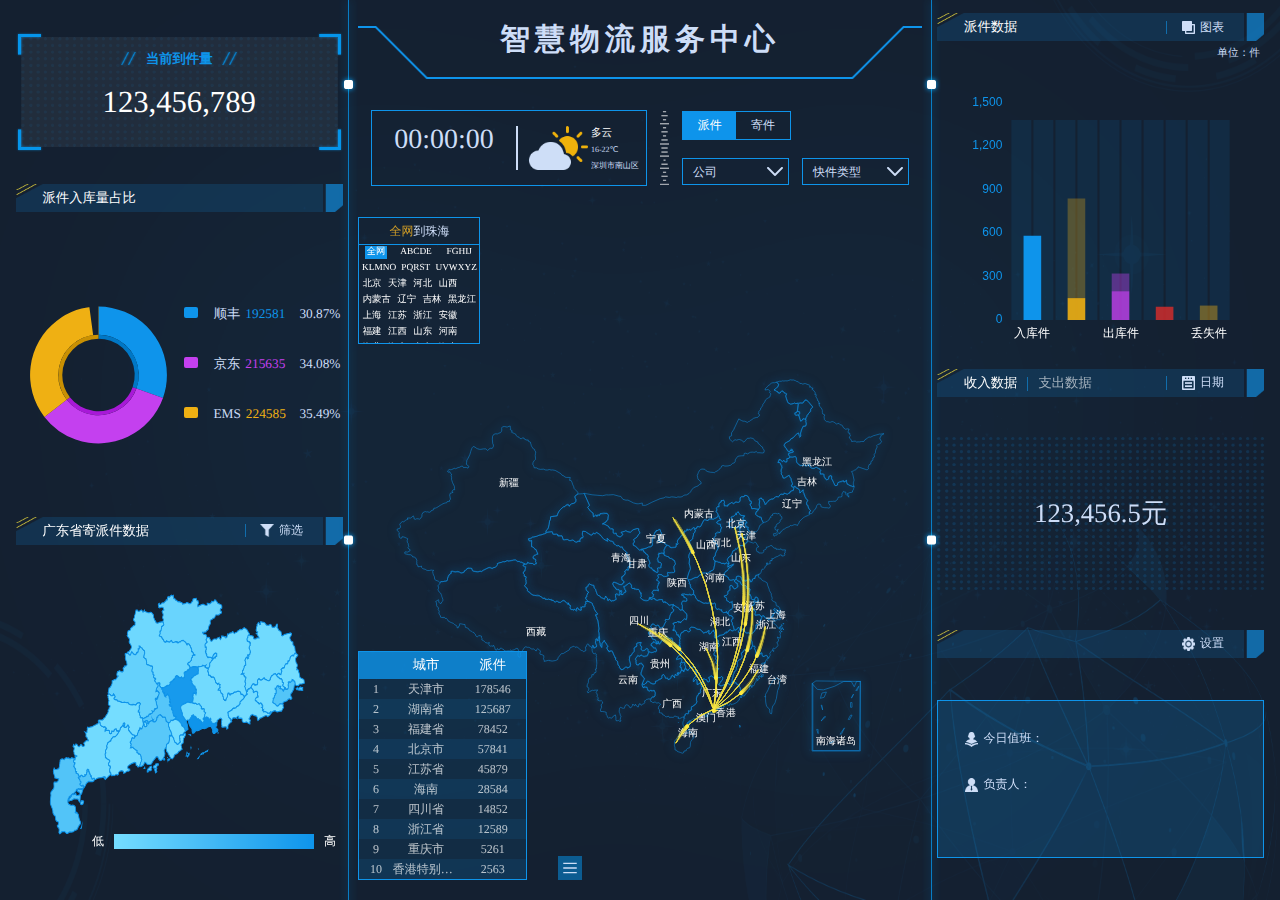
<file: 数据可视化驾驶舱/001/index.html>
<!DOCTYPE html>
<html lang="en">

<head>
    <meta charset="UTF-8">
    <meta http-equiv="X-UA-Compatible" content="IE=edge,chrome=1">
    <meta name="renderer" content="webkit">
    <meta name="viewport" content="width=device-width,initial-scale=1.0,user-scalable=no">

    <script type="text/javascript" src="js/rem.js"></script>
    <link rel="stylesheet" href="css/style.css">
    <title>智慧物流服务中心-首页</title>
</head>

<body style="visibility: hidden;">
    <div class="container-flex" tabindex="0" hidefocus="true">
        <div class="box-left">
            <div class="left-top">
                <div class="current-num">
                    <div>当前到件量</div>
                    <p>123,456,789</p>
                </div>
            </div>
            <div class="left-center">
                <div class="title-box">
                    <h6>派件入库量占比</h6>
                </div>
                <div class="chart-box pie-chart">
                    <div id="pie"></div>
                    <div>
                        <div class="pie-data">

                        </div>
                    </div>
                </div>
            </div>
            <div class="left-bottom" class="select">
                <div class="title-box">
                    <h6>广东省寄派件数据</h6>
                    <img class="line-img" src="images/line-blue.png" alt="">
                    <button id="filBtn"><img src="images/select_icon.png" alt="">筛选</button>
                </div>
                <div class="chart-box">
                    <div class="filter-con" id="filCon" data-type="1">
                        <div class="select" tabindex="0" hidefocus="true">
                            <div class="select-div">
                                派件
                            </div>
                            <ul class="select-ul">
                                <li class="active" data-value="1">派件</li>
                                <li data-value="2">寄件</li>
                            </ul>
                        </div>
                        <div class="select" tabindex="0" hidefocus="true">
                            <div class="select-div">
                                公司
                            </div>
                            <ul class="select-ul company">
                                <li class="active" data-value="">公司</li>
                                <li data-value="1">顺丰</li>
                                <li data-value="2">京东</li>
                                <li data-value="2">EMS</li>
                            </ul>
                        </div>
                        <div class="select" tabindex="0" hidefocus="true">
                            <div class="select-div">
                                快件类型
                            </div>
                            <ul class="select-ul">
                                <li class="active" data-value="">快件类型</li>
                                <li data-value="0">文件</li>
                                <li data-value="1">物品</li>
                            </ul>
                        </div>
                    </div>
                    <div id="gdMap" class="gd-map"></div>
                </div>
            </div>
        </div>
        <div class="box-center">
            <div class="center-top">
                <h1>智慧物流服务中心</h1>
            </div>
            <div class="center-center">
                <div class="weather-box">
                    <div class="data">
                        <p class="time" id="time">00:00:00</p>
                        <p id="date"></p>
                    </div>
                    <div class="weather">
                        <img id="weatherImg" src="images/weather/weather_img01.png" alt="">
                        <div id="weather">
                            <p class="active">多云</p>
                            <p>16-22℃</p>
                            <p>深圳市南山区</p>
                        </div>
                    </div>
                </div>
                <img src="images/line_bg.png" alt="">
                <div class="select-box">
                    <ul id="barType">
                        <li class="active" data-value="1">派件</li>
                        <li data-value="2">寄件</li>
                    </ul>
                    <div data-type="2">
                        <div class="select" tabindex="0" hidefocus="true">
                            <div class="select-div">
                                公司
                            </div>
                            <ul class="select-ul company">
                                <li class="active" data-value="">公司</li>
                                <li data-value="1">顺丰</li>
                                <li data-value="2">京东</li>
                                <li data-value="2">EMS</li>
                            </ul>
                        </div>
                        <div class="select" tabindex="0" hidefocus="true">
                            <div class="select-div">
                                快件类型
                            </div>
                            <ul class="select-ul">
                                <li class="active" data-value="">快件类型</li>
                                <li data-value="0">文件</li>
                                <li data-value="1">物品</li>
                            </ul>
                        </div>
                    </div>
                </div>
            </div>
            <div class="center-bottom">
                <div class="chart-box">
                    <div id="chart4" style="width:100%;height:95%;"></div>
                </div>
                <div class="city-data">
                    <div class="city-box">
                        <p id="titleQ"><span>全网</span>到珠海</p>
                        <ul class="city-btn" data-city="1">
                            <li class="active">全网</li>
                            <li>ABCDE</li>
                            <li>FGHIJ</li>
                            <li>KLMNO</li>
                            <li>PQRST</li>
                            <li>UVWXYZ</li>
                        </ul>
                        <ul class="city-div" id="city">

                        </ul>
                    </div>
                    <ul class="ranking-box">
                        <li><span></span>
                            <p>城市</p>
                            <p>派件</p>
                        </li>
                        <!--                        <li><span>1</span><p>上海</p><p>1sss25(万件)</p></li>-->
                    </ul>
                    <div class="enlarge-box">
                        <button class="enlarge-btn" id="fangda"></button>
                        <ul class="modal-btn">
                            <li>
                                <div></div>1</li>
                            <li>
                                <div></div>2</li>
                            <li>
                                <div></div>3</li>
                            <li>
                                <div></div>4</li>
                            <li>
                                <div></div>5</li>
                            <li>
                                <div></div>6</li>
                        </ul>
                    </div>
                </div>
            </div>

        </div>
        <div class="box-right">
            <div class="right-top">
                <div class="title-box">
                    <h6 id="barTitle">派件数据</h6>
                    <img class="line-img" src="images/line-blue.png" alt="">
                    <button data-state=1 id="tabBtn"><img src="images/chart_icon.png" alt=""><span>图表</span></button>
                </div>
                <p class="unit">单位：件</p>
                <div class="chart-box">
                    <div id="chart3" style="width:100%;height:100%;"></div>
                </div>
                <div class="data-box" style="display:none;">
                    <table class="table1">
                        <tr>
                            <td>入库件</td>
                            <td colspan="3" class="table-data dph-data1">0</td>
                        </tr>
                        <tr class="bg-color">
                            <td rowspan="2">在库件</td>
                            <td rowspan="2" class="table-data dph-data2">0</td>
                            <td>正常件</td>
                            <td class="table-data dph-data3">0</td>
                        </tr>
                        <tr class="bg-color">
                            <td>滞留件</td>
                            <td class="table-data dph-data5">0</td>
                        </tr>
                        <tr>
                            <td rowspan="2">出库件</td>
                            <td rowspan="2" class="dph-data6">0</td>
                            <td>派送件</td>
                            <td class="table-data dph-data7">0</td>
                        </tr>
                        <tr>
                            <td>自提件</td>
                            <td class="table-data dph-data8">0</td>
                        </tr>
                        <tr class="bg-color">
                            <td>退签件</td>
                            <td colspan="3" class="table-data dph-data9">0</td>
                        </tr>
                        <tr>
                            <td>丢失件</td>
                            <td colspan="3" class="table-data dph-data4">0</td>
                        </tr>
                    </table>
                    <table class="table1" style="display:none;">
                        <tr>
                            <td>入库件</td>
                            <td colspan="3" class="table-data mail-data1">1</td>
                        </tr>
                        <tr class="bg-color">
                            <td rowspan="2">在库件</td>
                            <td rowspan="2" class="table-data mail-data2">1</td>
                            <td>正常件</td>
                            <td class="table-data mail-data7">1</td>
                        </tr>
                        <tr class="bg-color">
                            <td>滞留件</td>
                            <td class="table-data mail-data4">1</td>
                        </tr>

                        <tr>
                            <td>出库件</td>
                            <td colspan="3" class="mail-data6">1</td>
                        </tr>
                        <tr class="bg-color">
                            <td>丢失件</td>
                            <td colspan="3" class="mail-data3">1</td>
                        </tr>
                        <tr>
                            <td>撤销件</td>
                            <td colspan="3" class="table-data mail-data5">1</td>
                        </tr>
                    </table>
                </div>
            </div>
            <div class="right-center">
                <div class="title-box">
                    <p id="switchBtn"><span class="active" data-dataType="income">收入数据</span><img class="line-img" src="images/line-blue.png" alt=""><span data-dataType="expend">支出数据</span></p>
                    <img class="line-img" src="images/line-blue.png" alt="">
                    <button id="dateBtn"><img src="images/data_icon.png" alt="">日期</button>
                </div>
                <div class="data-box">
                    <p class="data-number" id="totalProfit">123,456.5元</p>
                    <div class="time-box" id="timeBox">
                        <div class="time-div">
                            <input class="time-input" type="text" value="" id="startTime">
                            <img src="images/selsct_time.png" alt="">
                        </div>
                        <div class="time-div end">
                            <input class="time-input" type="text" value="" id="endTime">
                            <img src="images/selsct_time.png" alt="">
                        </div>
                    </div>
                </div>
            </div>
            <div class="right-bottom">
                <div class="title-box">
                    <button id="setBtn"><img src="images/settings_icon.png" alt="">设置</button>
                </div>
                <div class="data-box">
                    <div class="settings-box">
                        <p><img src="images/teacher_icon.png" alt="">今日值班：<span id="name_a"></span><span id="date_a"></span></p>
                        <p><img src="images/people_iocn.png" alt="">负责人：<span id="lea_a"></span></p>
                    </div>
                </div>
            </div>
        </div>
    </div>
    <div class="container">
        <div class="pop-up">
            <span class="close-pop"></span>
            <h2 class="title">当前到件量</h2>
            <div class="pop-data-box">
                <p>123,456,789</p>
            </div>
        </div>

        <div class="pop-up">
            <span class="close-pop"></span>
            <h2 class="title">派件入库量占比</h2>
            <div class="chart-box pie-chart">
                <div id="pie1"></div>
                <div>
                    <div class="pie-data">
                    </div>
                </div>
            </div>
        </div>

        <div class="pop-up">
            <span class="close-pop"></span>
            <h2 class="title">广东省寄派件数据 </h2>
            <div class="filter-con pop-filter" style="display:flex" data-type="3">
                <div class="select" tabindex="0" hidefocus="true">
                    <div class="select-div">
                        派件
                    </div>
                    <ul class="select-ul">
                        <li class="active" data-value="1">派件</li>
                        <li data-value="2">寄件</li>
                    </ul>
                </div>
                <div class="select" tabindex="0" hidefocus="true">
                    <div class="select-div">
                        公司
                    </div>
                    <ul class="select-ul company">
                        <li class="active" data-value="">公司</li>
                        <li data-value="1">顺丰</li>
                        <li data-value="2">京东</li>
                        <li data-value="2">EMS</li>
                    </ul>
                </div>
                <div class="select" tabindex="0" hidefocus="true">
                    <div class="select-div">
                        快件类型
                    </div>
                    <ul class="select-ul">
                        <li class="active" data-value="">快件类型</li>
                        <li data-value="0">文件</li>
                        <li data-value="1">物品</li>
                    </ul>
                </div>
            </div>
            <div class="chart-box pop-chart">
                <div id="gdMaps" class="gd-map"></div>
            </div>
        </div>

        <div class="pop-up">
            <span class="close-pop"></span>
            <div class="filter-con pop-filters" style="display:flex" data-type="4">
                <div class="select-pop" tabindex="0" hidefocus="true">
                    <ul id="barTypes">
                        <li class="active" data-value="1">派件</li>
                        <li data-value="2">寄件</li>
                    </ul>
                </div>
                <div class="select" tabindex="0" hidefocus="true">
                    <div class="select-div">
                        公司
                    </div>
                    <ul class="select-ul company">
                        <li class="active" data-value="">公司</li>
                        <li data-value="1">顺丰</li>
                        <li data-value="2">京东</li>
                        <li data-value="2">EMS</li>
                    </ul>
                </div>
                <div class="select" tabindex="0" hidefocus="true">
                    <div class="select-div">
                        快件类型
                    </div>
                    <ul class="select-ul">
                        <li class="active" data-value="">快件类型</li>
                        <li data-value="0">文件</li>
                        <li data-value="1">物品</li>
                    </ul>
                </div>
            </div>
            <div class="cont-div">
                <div class="chart-box pop-charts">
                    <div id="chart4s" style="width:100%;height:95%;"></div>
                </div>
            </div>
            <div class="cont-div">
                <h2 class="title" id="barTitles">派件数据</h2>
                <button class="btn-class" data-state=1 id="tabBtns"><img src="images/chart_icon.png" alt=""><span>图表</span></button>
                <div class="chart-box pop-chart">
                    <div id="chart3s" style="width:100%;height:90%;"></div>
                </div>
                <div class="data-box" style="top:25%;width:8.6rem;display:none;">
                    <table class="table2">
                        <tr>
                            <td>入库件</td>
                            <td colspan="3" class="table-data dph-data1">0</td>
                        </tr>
                        <tr class="bg-color">
                            <td rowspan="2">在库件</td>
                            <td rowspan="2" class="table-data dph-data2">0</td>
                            <td>正常件</td>
                            <td class="table-data dph-data3">0</td>
                        </tr>
                        <tr class="bg-color">
                            <td>滞留件</td>
                            <td class="table-data dph-data5">0</td>
                        </tr>
                        <tr>
                            <td rowspan="2">出库件</td>
                            <td rowspan="2" class="dph-data6">0</td>
                            <td>派送件</td>
                            <td class="table-data dph-data7">0</td>
                        </tr>
                        <tr>
                            <td>自提件</td>
                            <td class="table-data dph-data8">0</td>
                        </tr>
                        <tr class="bg-color">
                            <td>退签件</td>
                            <td colspan="3" class="table-data dph-data9">0</td>
                        </tr>
                        <tr>
                            <td>丢失件</td>
                            <td colspan="3" class="table-data dph-data4">0</td>
                        </tr>
                    </table>
                    <table class="table2" style="display:none;">
                        <tr>
                            <td>入库件</td>
                            <td colspan="3" class="table-data mail-data1">0</td>
                        </tr>
                        <tr class="bg-color">
                            <td rowspan="2">在库件</td>
                            <td rowspan="2" class="table-data mail-data2">0</td>
                            <td>正常件</td>
                            <td class="table-data mail-data7">0</td>
                        </tr>
                        <tr class="bg-color">
                            <td>滞留件</td>
                            <td class="table-data mail-data4">0</td>
                        </tr>

                        <tr>
                            <td>出库件</td>
                            <td colspan="3" class="mail-data6">0</td>
                        </tr>
                        <tr class="bg-color">
                            <td>丢失件</td>
                            <td colspan="3" class="mail-data3">0</td>
                        </tr>
                        <tr>
                            <td>撤销件</td>
                            <td colspan="3" class="table-data mail-data5">0</td>
                        </tr>
                    </table>
                </div>
            </div>
            <div class="cont-div">
                <h2 class="title" id="titles"></h2>
                <button class="btn-class" id="dateBtns"><img src="images/data_icon.png" alt="">日期</button>
                <div class="data-box  pop-time">
                    <div class="time-box" id="timeBoxs">
                        <div class="time-div">
                            <input class="time-input" type="text" value="" id="startTimes">
                            <img src="images/selsct_time.png" alt="">
                        </div>
                        <div class="time-div end">
                            <input class="time-input" type="text" value="" id="endTimes">
                            <img src="images/selsct_time.png" alt="">
                        </div>
                    </div>
                </div>
                <div class="pop-data-box" id="totalProfits">
                    <p></p>
                </div>
            </div>
            <div class="pop-data">
                <div class="city-data">
                    <div class="city-box">
                        <p id="titleQs"><span>全网</span>到珠海</p>
                        <ul class="city-btn" data-city="2">
                            <li class="active">全网</li>
                            <li>ABCDE</li>
                            <li>FGHIJ</li>
                            <li>KLMNO</li>
                            <li>PQRST</li>
                            <li>UVWXYZ</li>
                        </ul>
                        <ul class="city-div" id="citys">

                        </ul>
                    </div>
                    <ul class="ranking-box">
                        <li><span></span>
                            <p>城市</p>
                            <p>派件</p>
                        </li>
                        <!--                        <li><span>1</span><p>上海</p><p>1sss25(万件)</p></li>-->
                    </ul>

                </div>
            </div>
        </div>
        <div class="pop-up">
            <span class="close-pop"></span>
            <h2 class="title">设置</h2>
            <div class="set-div">
                <div class="set-box">
                    <label class="four-f" for="">排班日期</label>
                    <div class="time-div">
                        <input class="time-input" type="text" value="" id="times">
                        <img src="images/selsct_time.png" alt="">
                    </div>
                </div>
                <div class="set-box">
                    <label for="">值班人</label>
                    <input type="text" value="">
                    <button class="plus" id="addT"></button>
                    <button class="mineus" id="mineusT" style="display:none;"></button>
                </div>
                <div class="set-box">
                    <label for="">负责人</label>
                    <input type="text" value="">
                    <button class="plus" id="addL"></button>
                    <button class="mineus" id="mineusL" style="display:none;"></button>
                    <button class="add-btn" id="addSet"><img src="images/plus.png" alt="">添加</button>
                </div>
                <table class="table3">
                    <thead>
                        <tr>
                            <th>值班人</th>
                            <th>排班日期</th>
                            <th>负责人</th>
                            <th>操作</th>
                        </tr>
                    </thead>
                    <tbody id="tList">
<!--
                        <tr>
                            <td colspan="4">
                                <p style="width:9.6rem;">暂无数据</p>
                            </td>
                        </tr>
-->
                   <tr>
                       <td>1</td>
                       <td>1</td>
                       <td>1</td>
                       <td>1</td>
                   </tr>
                   <tr>
                       <td>1</td>
                       <td>1</td>
                       <td>1</td>
                       <td>1</td>
                   </tr>
                   <tr>
                       <td>1</td>
                       <td>1</td>
                       <td>1</td>
                       <td>1</td>
                   </tr>
                   <tr>
                       <td>1</td>
                       <td>1</td>
                       <td>1</td>
                       <td>1</td>
                   </tr>
                   <tr>
                       <td>1</td>
                       <td>1</td>
                       <td>1</td>
                       <td>1</td>
                   </tr>
                   <tr>
                       <td>1</td>
                       <td>1</td>
                       <td>1</td>
                       <td>1</td>
                   </tr>
                   <tr>
                       <td>1</td>
                       <td>1</td>
                       <td>1</td>
                       <td>1</td>
                   </tr>
                    </tbody>
                </table>
                <div class="pages-div" class="mineus">
                    <button class="prev"></button>
                    <p id="page"><span>0</span>/<span>0</span></p>
                    <button class="next"></button>
                    <input type="number">
                    <button class="skip">跳转</button>
                </div>
            </div>
            <div class="tishi">日期已存在!</div>
            <div class="edit-div" style="display:none;">
                <h4>编辑</h4>
                <span class="close-edit"></span>
                <div class="set-box">
                    <label for="">值班人</label>
                    <input class="input-edit" id="editT" type="text" value="">
                </div>
                <div class="set-box">
                    <label for="">负责人</label>
                    <input class="input-edit" id="editL" type="text" value="">
                </div>
                <div class="set-box edit-box">
                    <button id="qxEdit">取消</button>
                    <button id="qdEdit">确定</button>
                </div>
            </div>
        </div>
    </div>
</body>
<script type="text/javascript" src="js/jquery-3.3.1.min.js"></script>
<script type="text/javascript" src="js/layer/layer.min.js"></script>
<script type="text/javascript" src="js/layer/laydate/laydate.js"></script>
<script type="text/javascript" src="js/echarts.min.js"></script>
<script type="text/javascript" src="js/china.js"></script>
<script type="text/javascript" src="js/data/guangdong.js"></script>
<script type="text/javascript" src="js/base.js"></script>
<script type="text/javascript">
    $('document').ready(function () {
        $("body").css('visibility', 'visible');
        var localData = [$('#teacher').val(), $('#start').val() + '/' + $('#end').val(), $('#leader').val()]
        localStorage.setItem("data", localData);
        $('#conBtn').on('click', function () {
            localData = [$('#teacher').val(), $('#start').val() + '/' + $('#end').val(), $('#leader').val()]
            if (typeof (Storage) !== "undefined") {
                localStorage.setItem("data", localData);
                var arr = localStorage.getItem("data").split(',');
                $('#name_a').html(arr[0]);
                $('#date_a').html(arr[1]);
                $('#lea_a').html(arr[2]);
            }
        })
        $('#fangda').on('click', function () {
            if ($(this).siblings('ul').is(":hidden")) {
                $(this).addClass('active').siblings('ul').show();
            } else {
                $(this).removeClass('active').siblings('ul').hide();
            }
        })

        $('.modal-btn>li').on('click', function () {
            var index = $(this).index();
            if (index <= 2) {
                $('.container').attr('style', 'visibility: visible').find('.pop-up').eq(index).attr('style', 'visibility: visible').siblings().attr('style', 'visibility: hidden');
            } else if (index > 2 && index < 5) {
                $('.container').attr('style', 'visibility: visible').find('.pop-up').eq(3).attr('style', 'visibility: visible').siblings().attr('style', 'visibility: hidden');
                if (index != 3) {
                    $('.pop-data .ranking-box').hide();
                } else {
                    $('.pop-data .ranking-box').show();
                }
                $('.cont-div').eq(index - 3).attr('style', 'visibility: visible').siblings('.cont-div').attr('style', 'visibility: hidden');
            } else if (index == 5) {
                $('.container').attr('style', 'visibility: visible').find('.pop-up').eq(3).attr('style', 'visibility: visible').siblings().attr('style', 'visibility: hidden');
                $('.pop-data .ranking-box').hide();
                if ($('#switchBtn').find('.active').data('datatype') == "income") {
                    $('#titles').html('收入数据');
                    $('#totalProfits').html('123,456.5元');
                    $('.cont-div').eq(2).attr('style', 'visibility: visible').siblings('.cont-div').attr('style', 'visibility: hidden');
                } else if ($('#switchBtn').find('.active').data('datatype') == 'expend') {
                    $('#titles').html('支出数据');
                    $('#totalProfits').html('32,111.4元');
                    $('.cont-div').eq(2).attr('style', 'visibility: visible').siblings('div').attr('style', 'visibility: hidden');
                }
            }
        })
    })
</script>



</html>
</file>
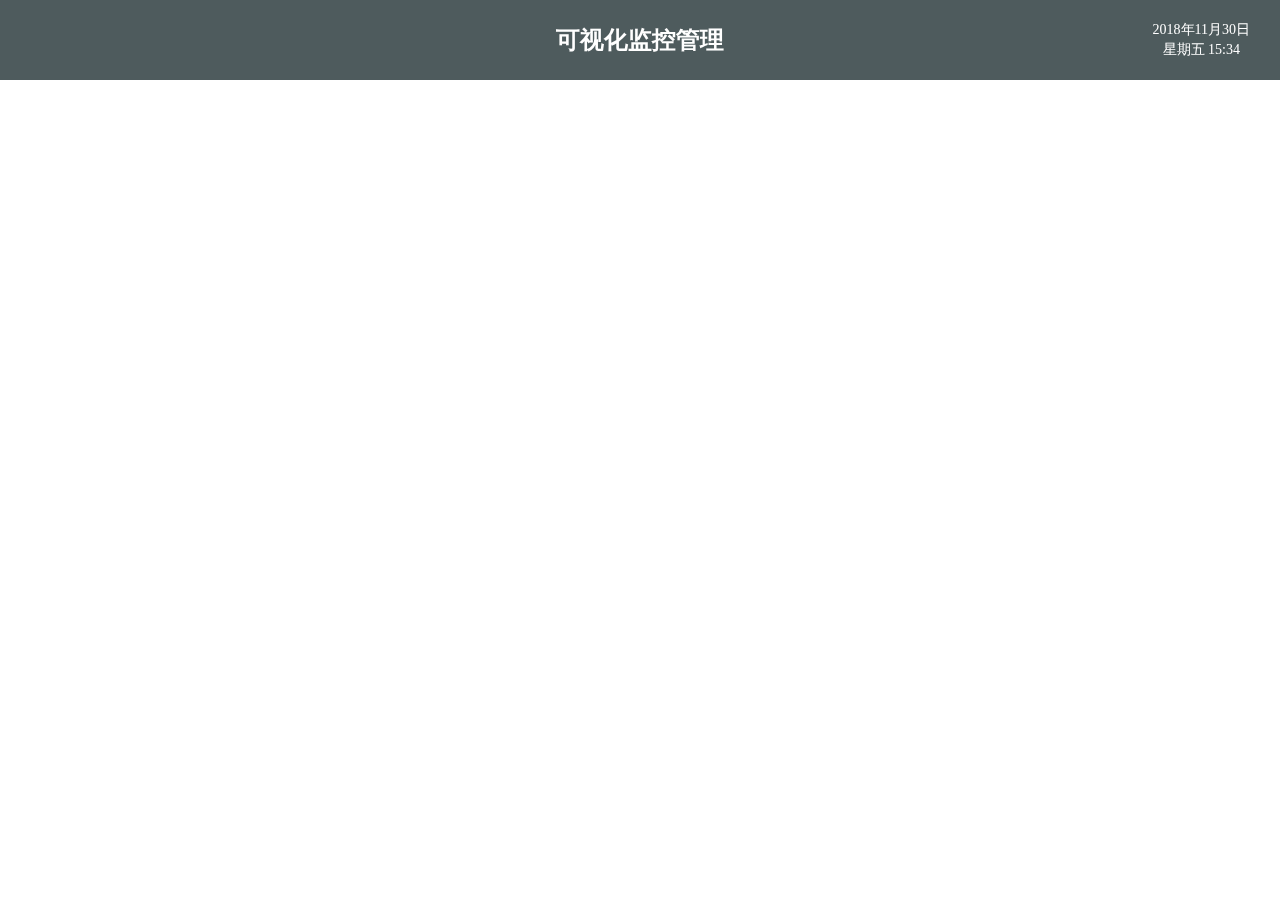
<file: 数据可视化驾驶舱/004/index.html>
<!DOCTYPE html>
<html lang="en">
<head>
    <meta charset="UTF-8">
    <title>大屏展示</title>
    <script type="text/javascript" src="http://api.map.baidu.com/api?v=2.0&ak=8H33iP6eUxqrZfb60O5Iz55GCpUyzcfw"></script>
</head>
<body>
<div id="mapContainer"></div>
<div class="nav-top">
    <span class="nav-top-title">可视化监控管理</span>
    <div class="nav-top-time">
        <span id="date">2018年11月30日</span>
        <span id="time">星期五&nbsp;15:34</span>
    </div>
</div>
<script type="text/javascript" src="lib/loadingScript.js"></script>
<script type="text/javascript">
    //初始化地图
    var map = new BMap.Map("mapContainer",{toolBarVisible:false});
    var point = new BMap.Point(116.404, 39.915);
    map.centerAndZoom(point, 12);
    map.loaded = function () {
        drawMap(mapData,map);
    };
    var map = new BMap.Map('mapContainer');
    map.centerAndZoom(new BMap.Point(116.404, 40.10), 12);

    var  mapStyle ={
        features: ["road", "building","water","land"],//隐藏地图上的poi
        style : "midnight"  //设置地图风格为高端黑
    };
    map.setMapStyle(mapStyle);

    function checkhHtml5()
    {
        if (typeof(Worker) === "undefined")
        {
            if(navigator.userAgent.indexOf("MSIE 9.0")<=0)
            {
                alert("定制个性地图示例：IE9以下不兼容，推荐使用百度浏览器、chrome、firefox、safari、IE10");
            }

        }
    }
    checkhHtml5();

    //时间
    var timer = null;
    function setTime(){
        if(timer !== null){
            clearTimeout(timer);
        }
        setTimeout(function () {
            $("#date").text(getTime()[0]);
            $("#time").text(getTime()[1] +"  "+ getTime()[2]);
            setTime();
        },1000);
    }
    setTime();

    //legend 生成图例
    function createLegend() {
        var html = '';
        html += '<div class="legend-container">';
            html += '<div class="legend-content"><span><img src="icon/legend.png"/>运维区域</span></div>';
            html += '<div class="legend-content"><span><span class="red-legend"></span><span style="font-size: 14px;">及时率</span></span><span><span class="green-legend"></span><span style="font-size: 14px;">完成率</span><span><span style="margin-right: -10px;"><img src="icon/高亮图标小.png"></span><span style="font-size: 14px;">高亮区域</span></span></span></div>';
        html += '</div>';
        $("body").append(html);
        setLegendPos();
    }
    function setLegendPos() {
        var $legendW = $("body").width() - (270 + 16) * 2;
        $(".legend-container").css({
            position:"fixed",
            top:90,
            left:296,
            width:$legendW
        });
    }
    createLegend();


    //生成卡片
    //总指标
    var zhzb =
        '<ul>' +
            '<li><span class="zhzb-li-name">运维设备<span class="typeStyle">（个）</span></span><span class="zhzb-li-num">653212</span></li>' +
            '<li><span class="zhzb-li-name">保修总数<span class="typeStyle">（个）</span></span><span class="zhzb-li-num">4321</span></li>' +
            '<li><span class="zhzb-li-name">维修完成<span class="typeStyle">（个）</span></span><span class="zhzb-li-num">4213</span></li>' +
            '<li><span class="zhzb-li-name">正在维修<span class="typeStyle">（个）</span></span><span class="zhzb-li-num">108</span></li>' +
            '<li><span class="zhzb-li-name">维修及时率<span class="typeStyle">（%）</span></span><span class="zhzb-li-num">82.5</span></li>' +
            '<li><span class="zhzb-li-name">维修完成率<span class="typeStyle">（%）</span></span><span class="zhzb-li-num">97.5</span></li>' +
        '</ul>';

    var zzb = new CreateTip({
        id:"zongzhibiao",
        titleName:"总指标",
        icon:"icon/总指标.png",
        pos:{position:"fixed",top:90,left:16},
        width:270,
//        html:zhzb
    });
    zzb.setData(zhzb);

    //预警
    var yujing =
        '<ul>' +
        '<li><span class="zhzb-li-name">IC卡</span><span class="zhzb-li-num"><span></span><span class="font-w yj-span">100</span></span></li>' +
        '<li><span class="zhzb-li-name">报站器</span><span class="zhzb-li-num"><span><img src="icon/上升趋势.png"></span><span class="font-w yj-span">120</span></span></li>' +
        '<li><span class="zhzb-li-name">定位设备</span><span class="zhzb-li-num"><span><img src="icon/下降趋势.png"></span><span class="font-w yj-span">80</span></span></li>' +
        '</ul>';
   var yj = new CreateTip({
        id:"yujing",
        titleName:"预警",
        icon:"icon/预警.png",
        pos:{position:"fixed",top:354,left:16},
        width:270,
        //html:yujing
    });
    yj.setData(yujing);

    //考勤
    var kaoqin =
        '<ul>' +
        '<li><span class="zhzb-li-name">正常</span><span class="zhzb-li-num">100</span></li>' +
        '<li><span class="zhzb-li-name">迟到</span><span class="zhzb-li-num">2</span></li>' +
        '<li><span class="zhzb-li-name">旷工</span><span class="zhzb-li-num">0</span></li>' +
        '<li><span class="zhzb-li-name">缺卡</span><span class="zhzb-li-num">3</span></li>' +
        '<li><span class="zhzb-li-name">休息</span><span class="zhzb-li-num">4</span></li>' +
        '</ul>';

    var kq = new CreateTip({
        id:"kaoqin",
        titleName:"考勤",
        icon:"icon/考勤.png",
        pos:{position:"fixed",top:530,left:16},
        width:270,
//        html:kaoqin
    });
    kq.setData(kaoqin);

    //详细指标
    var xxzb =
        '<div id="qybxspm">' +
            '' +
        '</div>'+
        '<div id="qywcspm">' +
        '' +
        '</div>'+
        '<div id="qywclpm">' +
        '' +
        '</div>';
    var xzb = new CreateTip({
        id:"xxzb",
        titleName:"详细指标",
        icon:"icon/详细指标.png",
        pos:{position:"fixed",top:90,right:16},
        width:270,
//        html:xxzb
    });
    xzb.setData(xxzb);
    var qybxspm = new CreateSpeed({
        id:"qybxspm",
        icon:"icon/区域报修数排名.png",
        title:"区域报修数排名",
        max:1300
    });
    qybxspm.setData([
        {"name":"中部","data":1123,"color":"#55DAED"},
        {"name":"东部","data":904,"color":"#55B6ED"},
        {"name":"西部","data":845,"color":"#3F80D2"},
        {"name":"北部","data":756,"color":"#2B5DB8"},
        {"name":"南部","data":684,"color":"#1864E3"}
    ]);
    var qywcspm = new CreateSpeed({
        id:"qywcspm",
        icon:"icon/区域完成数排名.png",
        title:"区域完成数排名",
        max:1300
    });
    qywcspm.setData([
        {"name":"中部","data":1103,"color":"#55DAED"},
        {"name":"东部","data":864,"color":"#55B6ED"},
        {"name":"西部","data":860,"color":"#3F80D2"},
        {"name":"北部","data":618,"color":"#2B5DB8"},
        {"name":"南部","data":596,"color":"#1864E3"}
    ]);
    var qywclpm = new CreateSpeed({
        id:"qywclpm",
        icon:"icon/区域完成率.png",
        title:"区域完成率排名",
        max:null
    });
    qywclpm.setData([
        {"name":"中部","data":"99.4%","color":"#55DAED"},
        {"name":"东部","data":"98%","color":"#55B6ED"},
        {"name":"西部","data":"88%","color":"#3F80D2"},
        {"name":"北部","data":"86%","color":"#2B5DB8"},
        {"name":"南部","data":"70%","color":"#1864E3"}
    ]);

    //屏幕自适应适配
//    window.resize = function () {
//        setTop();
//    };
//    function setTop() {
//        var $bodyH = $("body").height();
//        var top = ($bodyH - 660 - 90)/3;
//        if(top > 0){
//            $("#zongzhibiao").css({
//                top:top + 90
//            });
//            $("#yujing").css({
//                top:top + 260 +94
//            });
//            $("#kaoqin").css({
//                top:top + 430 +98
//            });
//            $("#xxzb").css({
//                top:top + 90
//            });
//        }
//    }
//    setTop();
</script>
</body>
</html>
</file>
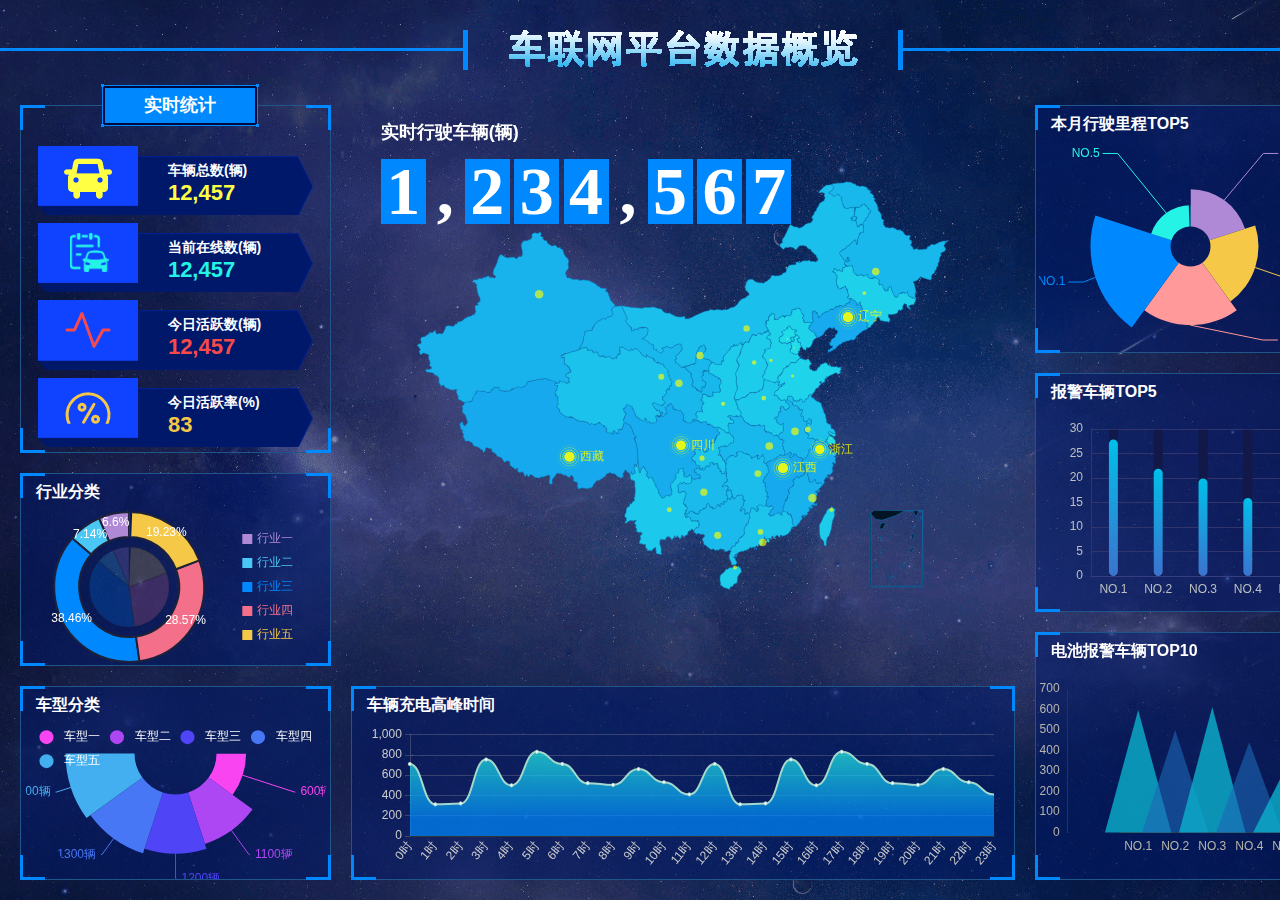
<file: 数据可视化驾驶舱/005/index.html>
<!DOCTYPE html>
<html lang="en">
<head>
    <meta charset="UTF-8">
    <title>新能源车联网综合大数据平台</title>
    <link rel="stylesheet" href="css/common.css">
    <link rel="stylesheet" href="css/map.css">
</head>
<body>
<div class="data">

    <div class="data-title">
        <div class="title-left fl"></div>
        <div class="title-center fl"></div>
        <div class="title-right fr"></div>
    </div>
    <div class="data-content">
        <div class="con-left fl">
            <div class="left-top">
                <div class="info">
                    <div class="info-title">实时统计</div>
                    <img src="img/bj-1.png" alt="" class="bj-1">
                    <img src="img/bj-2.png" alt="" class="bj-2">
                    <img src="img/bj-3.png" alt="" class="bj-3">
                    <img src="img/bj-4.png" alt="" class="bj-4">
                    <div class="info-main">
                        <div class="info-1">
                            <div class="info-img fl">
                                <img src="img/info-img-1.png" alt="">
                            </div>
                            <div class="info-text fl">
                                <p>车辆总数(辆)</p>
                                <p>12,457</p>
                            </div>
                        </div>
                        <div class="info-2">
                            <div class="info-img fl">
                                <img src="img/info-img-2.png" alt="">
                            </div>
                            <div class="info-text fl">
                                <p>当前在线数(辆)</p>
                                <p>12,457</p>
                            </div>
                        </div>
                        <div class="info-3">
                            <div class="info-img fl">
                                <img src="img/info-img-3.png" alt="">
                            </div>
                            <div class="info-text fl">
                                <p>今日活跃数(辆)</p>
                                <p>12,457</p>
                            </div>
                        </div>
                        <div class="info-4">
                            <div class="info-img fl">
                                <img src="img/info-img-4.png" alt="">
                            </div>
                            <div class="info-text fl">
                                <p>今日活跃率(%)</p>
                                <p>83</p>
                            </div>
                        </div>
                    </div>
                </div>
                <div class="top-bottom">
                    <div class="title">行业分类</div>
                    <img src="img/bj-1.png" alt="" class="bj-1">
                    <img src="img/bj-2.png" alt="" class="bj-2">
                    <img src="img/bj-3.png" alt="" class="bj-3">
                    <img src="img/bj-4.png" alt="" class="bj-4">
                    <div id="echarts_1" class="charts"></div>
                </div>
            </div>
            <div class="left-bottom">
                <div class="title">车型分类</div>
                <img src="img/bj-1.png" alt="" class="bj-1">
                <img src="img/bj-2.png" alt="" class="bj-2">
                <img src="img/bj-3.png" alt="" class="bj-3">
                <img src="img/bj-4.png" alt="" class="bj-4">
                <div id="echarts_2" class="charts"></div>
            </div>
        </div>
        <div class="con-center fl">
            <div class="map-num">
                <p>实时行驶车辆(辆)</p>
                <div class="num">
                    <span>1</span>
                    <span>,</span>
                    <span>2</span>
                    <span>3</span>
                    <span>4</span>
                    <span>,</span>
                    <span>5</span>
                    <span>6</span>
                    <span>7</span>
                </div>
            </div>
            <div class="cen-top" id="map"></div>
            <div class="cen-bottom">
                <div class="title">车辆充电高峰时间</div>
                <img src="img/bj-1.png" alt="" class="bj-1">
                <img src="img/bj-2.png" alt="" class="bj-2">
                <img src="img/bj-3.png" alt="" class="bj-3">
                <img src="img/bj-4.png" alt="" class="bj-4">
                <div id="echarts_3" class="charts"></div>
            </div>
        </div>
        <div class="con-right fr">
            <div class="right-top">
                <div class="title">本月行驶里程TOP5</div>
                <img src="img/bj-1.png" alt="" class="bj-1">
                <img src="img/bj-2.png" alt="" class="bj-2">
                <img src="img/bj-3.png" alt="" class="bj-3">
                <img src="img/bj-4.png" alt="" class="bj-4">
                <div id="echarts_4" class="charts"></div>
            </div>
            <div class="right-center">
                <div class="title">报警车辆TOP5</div>
                <img src="img/bj-1.png" alt="" class="bj-1">
                <img src="img/bj-2.png" alt="" class="bj-2">
                <img src="img/bj-3.png" alt="" class="bj-3">
                <img src="img/bj-4.png" alt="" class="bj-4">
                <div id="echarts_5" class="charts"></div>
            </div>
            <div class="right-bottom">
                <div class="title">电池报警车辆TOP10</div>
                <img src="img/bj-1.png" alt="" class="bj-1">
                <img src="img/bj-2.png" alt="" class="bj-2">
                <img src="img/bj-3.png" alt="" class="bj-3">
                <img src="img/bj-4.png" alt="" class="bj-4">
                <div id="echarts_6" class="charts"></div>
            </div>
        </div>
    </div>
</div>

</body>
<script src="js/jquery-2.1.1.min.js"></script>
<script src="js/echarts.min.js"></script>
<script src="js/china.js"></script>
<script src="js/echarts.js"></script>
</html>
</file>
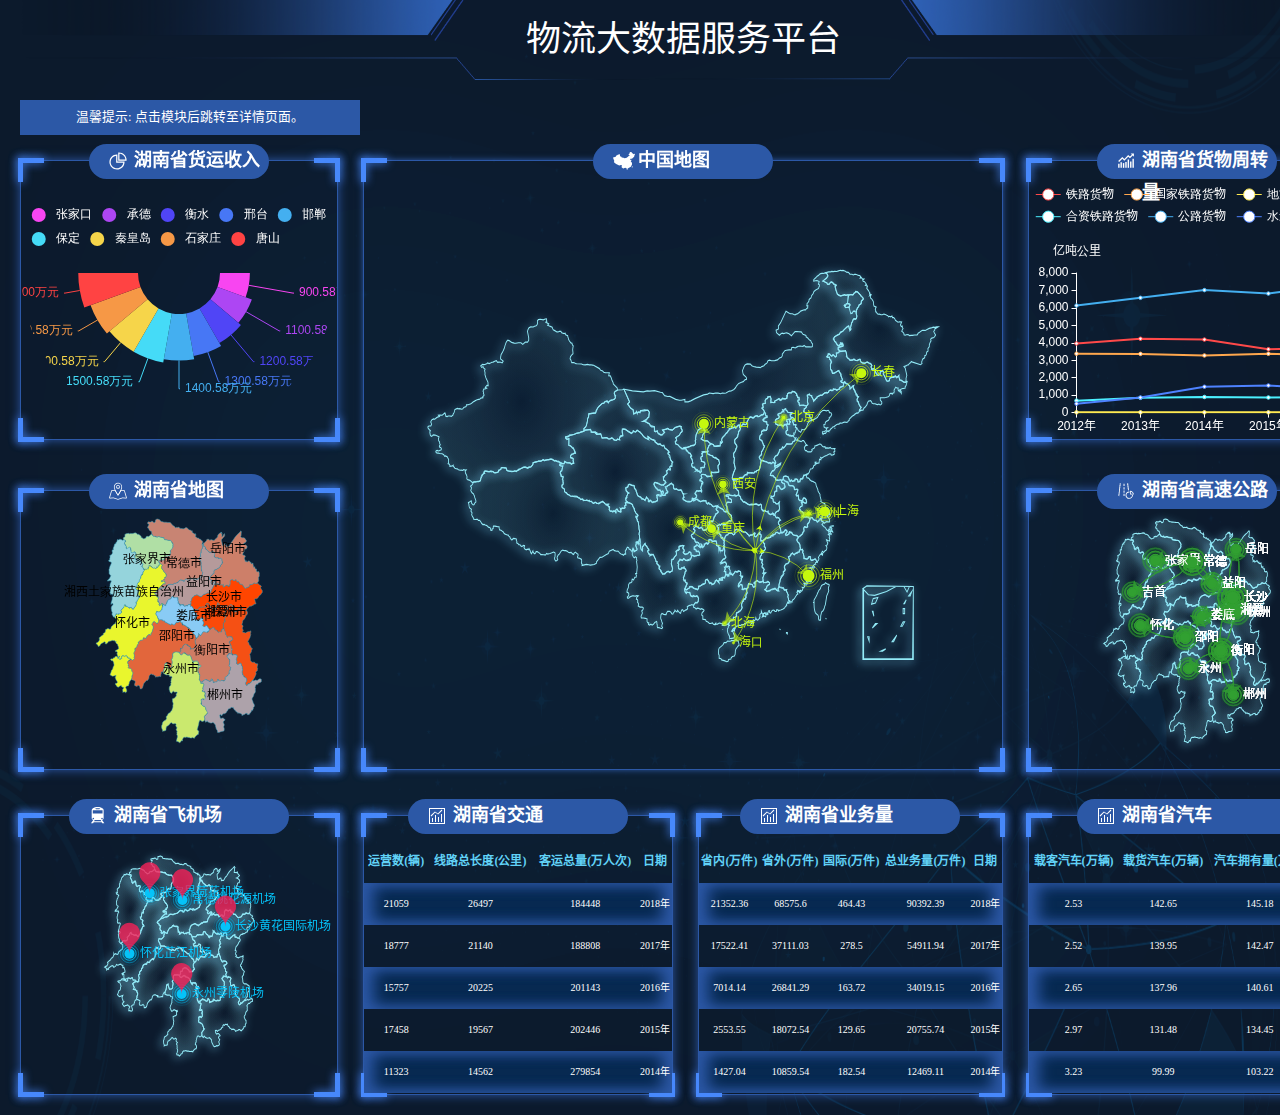
<file: 数据可视化驾驶舱/008/index.html>
<!DOCTYPE html>
<html lang="zh-CN">
<head>
    <meta charset="utf-8">
    <meta http-equiv="X-UA-Compatible" content="IE=edge">
    <meta name="viewport" content="width=device-width, initial-scale=1">
    <title>物流大数据平台</title>
    <link href="css/bootstrap.css" rel="stylesheet">
    <link rel="stylesheet" href="css/base.css">
    <link rel="stylesheet" href="css/index.css">

    <style>
        .t_title{
            width: 100%;
            height: 100%;
            text-align: center;
            font-size: 2.5em;
            line-height: 80px;
            color: #fff;
        }
        #chart_map{
            cursor: pointer;
        }
        .t_show{
            position: absolute;
            top: 0;
            right: 0;
            border-radius: 2px;
            background: #2C58A6;
            padding: 2px 5px;
            color: #fff;
            cursor: pointer;
        }
    </style>
</head>
<body>

<!--header-->
<div class="header">
    <div class="bg_header">
        <div class="header_nav fl t_title">
            物流大数据服务平台
        </div> 
    </div>
</div>

<!--main-->
<div class="data_content">
    <div class="data_time">
        温馨提示: 点击模块后跳转至详情页面。        
    </div>

    <div class="data_main">
        <div class="main_left fl">
            <div class="left_1 t_btn6" style="cursor: pointer;">
                <!--左上边框-->
                <div class="t_line_box">
                    <i class="t_l_line"></i> 
                    <i class="l_t_line"></i> 
                </div> 
                <!--右上边框-->
                <div class="t_line_box">
                    <i class="t_r_line"></i> 
                    <i class="r_t_line"></i> 
                </div> 
                <!--左下边框-->
                <div class="t_line_box">
                    <i class="l_b_line"></i> 
                    <i class="b_l_line"></i> 
                </div> 
                    <!--右下边框-->
                    <div class="t_line_box">
                    <i class="r_b_line"></i> 
                    <i class="b_r_line"></i> 
                </div> 
                <div class="main_title">
                    <img src="img/t_1.png" alt="">
                  湖南省货运收入
                </div>
                <div id="chart_1" class="chart" style="width:100%;height: 280px;"></div>
            </div>
            <div class="left_2" style="cursor: pointer;">
                <!--左上边框-->
                <div class="t_line_box">
                    <i class="t_l_line"></i> 
                    <i class="l_t_line"></i> 
                </div> 
                <!--右上边框-->
                <div class="t_line_box">
                    <i class="t_r_line"></i> 
                    <i class="r_t_line"></i> 
                </div> 
                <!--左下边框-->
                <div class="t_line_box">
                    <i class="l_b_line"></i> 
                    <i class="b_l_line"></i> 
                </div> 
                    <!--右下边框-->
                    <div class="t_line_box">
                    <i class="r_b_line"></i> 
                    <i class="b_r_line"></i> 
                </div> 
                <div class="main_title">
                    <img src="img/t_2.png" alt="">
                    湖南省地图
                </div>
                <div id="chart_2" class="chart t_btn9" style="width:100%;height: 280px;"></div>
            </div>
        </div>
        <div class="main_center fl">
            <div class="center_text">
                <!--左上边框-->
                <div class="t_line_box">
                    <i class="t_l_line"></i> 
                    <i class="l_t_line"></i> 
                </div> 
                <!--右上边框-->
                <div class="t_line_box">
                    <i class="t_r_line"></i> 
                    <i class="r_t_line"></i> 
                </div> 
                <!--左下边框-->
                <div class="t_line_box">
                    <i class="l_b_line"></i> 
                    <i class="b_l_line"></i> 
                </div> 
                 <!--右下边框-->
                 <div class="t_line_box">
                    <i class="r_b_line"></i> 
                    <i class="b_r_line"></i> 
                </div> 
                <div class="main_title">
                    <img src="img/t_3.png" alt="">
                    中国地图
                </div>
                <div id="chart_map" style="width:100%;height:610px;"></div>
            </div>
        </div>
        <div class="main_right fr">
            <div class="right_1">
                <!--左上边框-->
                <div class="t_line_box">
                    <i class="t_l_line"></i> 
                    <i class="l_t_line"></i> 
                </div> 
                <!--右上边框-->
                <div class="t_line_box">
                    <i class="t_r_line"></i> 
                    <i class="r_t_line"></i> 
                </div> 
                <!--左下边框-->
                <div class="t_line_box">
                    <i class="l_b_line"></i> 
                    <i class="b_l_line"></i> 
                </div> 
                    <!--右下边框-->
                    <div class="t_line_box">
                    <i class="r_b_line"></i> 
                    <i class="b_r_line"></i> 
                </div> 
                <div class="main_title">
                    <img src="img/t_4.png" alt="">
                    湖南省货物周转量
                </div>
                <div id="chart_3" class="echart t_btn7" style="width:100%;height: 280px;"></div>
            </div>
            <div class="right_2">
                <!--左上边框-->
                <div class="t_line_box">
                    <i class="t_l_line"></i> 
                    <i class="l_t_line"></i> 
                </div> 
                <!--右上边框-->
                <div class="t_line_box">
                    <i class="t_r_line"></i> 
                    <i class="r_t_line"></i> 
                </div> 
                <!--左下边框-->
                <div class="t_line_box">
                    <i class="l_b_line"></i> 
                    <i class="b_l_line"></i> 
                </div> 
                    <!--右下边框-->
                    <div class="t_line_box">
                    <i class="r_b_line"></i> 
                    <i class="b_r_line"></i> 
                </div> 
                <div class="main_title">
                    <img src="img/t_5.png" alt="">
                    湖南省高速公路
                </div>
                <div id="chart_4" class="echart fl t_btn4" style="width:100%;height: 280px;cursor: pointer;"></div>
            </div>
        </div>
    </div>
    <div class="data_bottom">
        <div class="bottom_1 fl t_btn5" style="cursor: pointer;">
            <!--左上边框-->
            <div class="t_line_box">
                <i class="t_l_line"></i> 
                <i class="l_t_line"></i> 
            </div> 
            <!--右上边框-->
            <div class="t_line_box">
                <i class="t_r_line"></i> 
                <i class="r_t_line"></i> 
            </div> 
            <!--左下边框-->
            <div class="t_line_box">
                <i class="l_b_line"></i> 
                <i class="b_l_line"></i> 
            </div> 
                <!--右下边框-->
                <div class="t_line_box">
                <i class="r_b_line"></i> 
                <i class="b_r_line"></i> 
            </div>
            <div class="main_title">
                <img src="img/t_6.png" alt="">
                湖南省飞机场
            </div>
            <div id="chart_5" class="echart fl" style="width:100%;height: 250px;margin-top: 15px;"></div>
        </div>
        <div class="bottom_center fl">
            <div class="bottom_2 fl">
                <!--左上边框-->
                <div class="t_line_box">
                    <i class="t_l_line"></i> 
                    <i class="l_t_line"></i> 
                </div> 
                <!--右上边框-->
                <div class="t_line_box">
                    <i class="t_r_line"></i> 
                    <i class="r_t_line"></i> 
                </div> 
                <!--左下边框-->
                <div class="t_line_box">
                    <i class="l_b_line"></i> 
                    <i class="b_l_line"></i> 
                </div> 
                    <!--右下边框-->
                    <div class="t_line_box">
                    <i class="r_b_line"></i> 
                    <i class="b_r_line"></i> 
                </div>
                <div class="main_title">
                    <img src="img/t_7.png" alt="">
                    湖南省交通
                </div>
                <div class="main_table t_btn8">
                    <table>
                        <thead>
                        <tr>
                            <th>运营数(辆)</th>
                            <th>线路总长度(公里)</th>
                            <th>客运总量(万人次)</th> 
                            <th>日期</th>
                        </tr>
                        </thead>
                        <tbody>
                        <tr>
                            <td>21059</td>
                            <td>26497</td>
                            <td>184448</td>
                            <td>2018年</td>
                        </tr>
                        <tr>
                            <td>18777</td>
                            <td>21140</td>
                            <td>188808</td>
                            <td>2017年</td>
                        </tr>
                        <tr>
                            <td>15757</td>
                            <td>20225</td>
                            <td>201143</td>
                            <td>2016年</td>
                        </tr>
                        <tr>
                            <td>17458</td>
                            <td>19567</td>
                            <td>202446</td>
                            <td>2015年</td>
                        </tr>
                        <tr>
                            <td>11323</td>
                            <td>14562</td>
                            <td>279854</td>
                            <td>2014年</td>
                        </tr>
                        </tbody>
                    </table>
                </div>
            </div>
            <div class="bottom_3 fl">
                <!--左上边框-->
                <div class="t_line_box">
                    <i class="t_l_line"></i> 
                    <i class="l_t_line"></i> 
                </div> 
                <!--右上边框-->
                <div class="t_line_box">
                    <i class="t_r_line"></i> 
                    <i class="r_t_line"></i> 
                </div> 
                <!--左下边框-->
                <div class="t_line_box">
                    <i class="l_b_line"></i> 
                    <i class="b_l_line"></i> 
                </div> 
                    <!--右下边框-->
                    <div class="t_line_box">
                    <i class="r_b_line"></i> 
                    <i class="b_r_line"></i> 
                </div>
                <div class="main_title">
                    <img src="img/t_7.png" alt="">
                   湖南省业务量
                </div>
                <div class="main_table t_btn2">
                    <table>
                        <thead>
                        <tr>
                            <th>省内(万件)</th>
                            <th>省外(万件)</th>
                            <th>国际(万件)</th>
                            <th>总业务量(万件)</th>
                            <th>日期</th>
                        </tr>
                        </thead>
                        <tbody>
                        <tr>
                            <td>21352.36</td>
                            <td>68575.6</td>
                            <td>464.43</td>
                            <td>90392.39</td>
                            <td>2018年</td>
                        </tr>
                        <tr>
                            <td>17522.41</td>
                            <td>37111.03</td>
                            <td>278.5</td>
                            <td>54911.94</td>
                            <td>2017年</td>
                        </tr>
                        <tr>
                            <td>7014.14</td>
                            <td>26841.29</td>
                            <td>163.72</td>
                            <td>34019.15</td>
                            <td>2016年</td>
                        </tr>
                        <tr>
                            <td>2553.55</td>
                            <td>18072.54</td>
                            <td>129.65</td>
                            <td>20755.74</td>
                            <td>2015年</td>
                        </tr>
                        <tr>
                            <td>1427.04</td>
                            <td>10859.54</td>
                            <td>182.54</td>
                            <td>12469.11</td>
                            <td>2014年</td>
                        </tr>
                        </tbody>
                    </table>
                </div>
            </div>
        </div>
        <div class="bottom_4 fr">
            <!--左上边框-->
            <div class="t_line_box">
                <i class="t_l_line"></i> 
                <i class="l_t_line"></i> 
            </div> 
            <!--右上边框-->
            <div class="t_line_box">
                <i class="t_r_line"></i> 
                <i class="r_t_line"></i> 
            </div> 
            <!--左下边框-->
            <div class="t_line_box">
                <i class="l_b_line"></i> 
                <i class="b_l_line"></i> 
            </div> 
                <!--右下边框-->
                <div class="t_line_box">
                <i class="r_b_line"></i> 
                <i class="b_r_line"></i> 
            </div>
            <div class="main_title">
                <img src="img/t_7.png" alt="">
               湖南省汽车
            </div>
            <div class="main_table t_btn3">
                <table>
                    <thead>
                    <tr>
                        <th>载客汽车(万辆)</th>
                        <th>载货汽车(万辆)</th>
                        <th>汽车拥有量(万辆)</th>
                        <th>日期</th>
                    </tr>
                    </thead>
                    <tbody>
                    <tr>
                        <td>2.53</td>
                        <td>142.65</td>
                        <td>145.18</td>
                        <td>2018年</td>
                    </tr>
                    <tr>
                        <td>2.52</td>
                        <td>139.95</td>
                        <td>142.47</td>
                        <td>2017年</td>
                    </tr>
                    <tr>
                        <td>2.65</td>
                        <td>137.96</td>
                        <td>140.61</td>
                        <td>2016年</td>
                    </tr>
                    <tr>
                        <td>2.97</td>
                        <td>131.48</td>
                        <td>134.45</td>
                        <td>2015年</td>
                    </tr>
                    <tr>
                        <td>3.23</td>
                        <td>99.99</td>
                        <td>103.22</td>
                        <td>2014年</td>
                    </tr>
                    </tbody>
                </table>
            </div>
        </div>
    </div>
</div>

</body>
<script src="js/jquery-2.2.1.min.js"></script>
<script src="js/bootstrap.min.js"></script>
<script src="js/common.js"></script>
<script src="js/echarts.min.js"></script>
<script src="js/dataTool.js"></script>
<script src="js/index.js"></script>
<script src="js/china.js"></script>
<script src="js/hunan.js"></script>
</html>
</file>
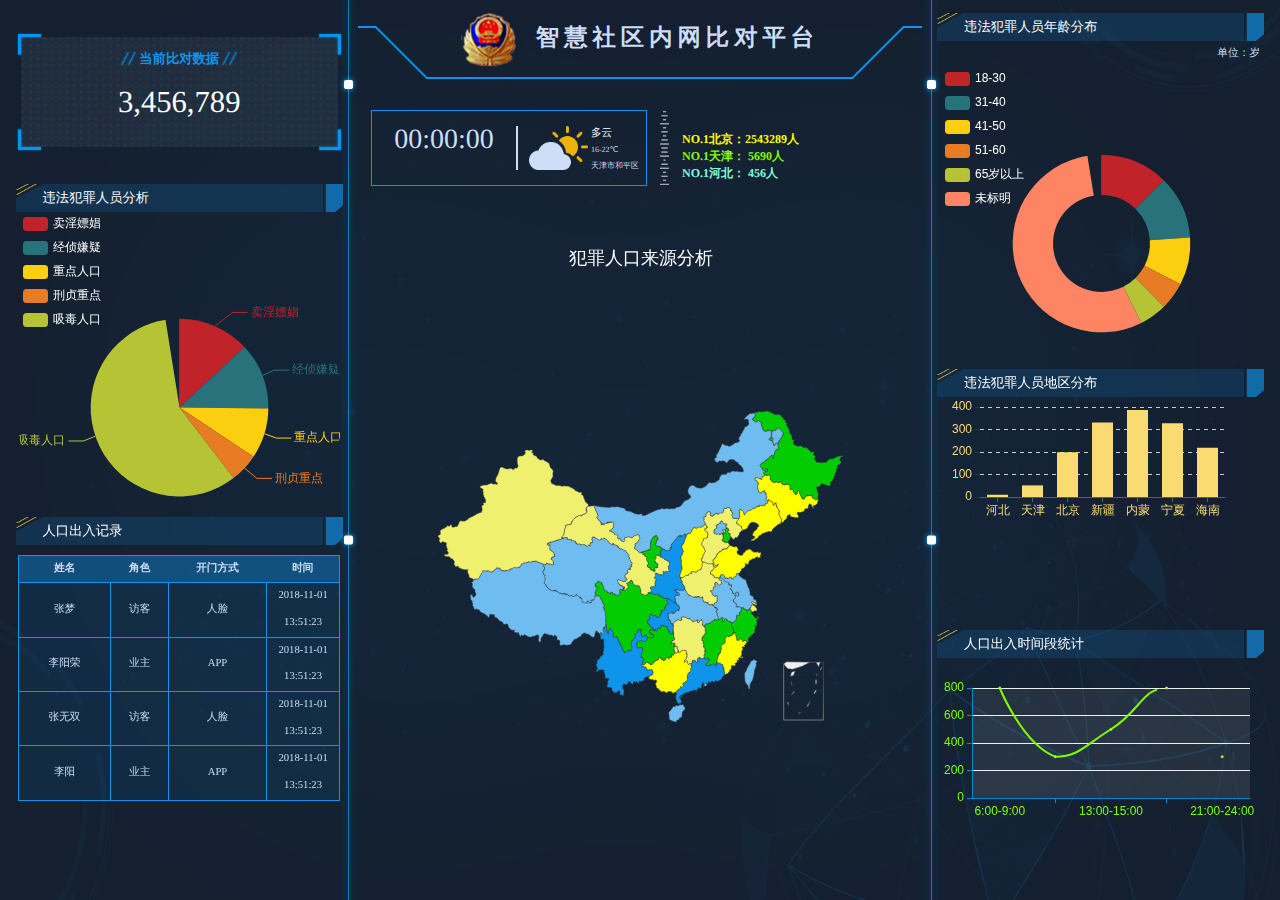
<file: 数据可视化驾驶舱/012/index.html>
<!DOCTYPE html>
<html lang="en">

<head>
    <meta charset="UTF-8">
    <meta http-equiv="X-UA-Compatible" content="IE=edge,chrome=1">
    <meta name="renderer" content="webkit">
    <meta name="viewport" content="width=device-width,initial-scale=1.0,user-scalable=no">

    <script type="text/javascript" src="js/rem.js"></script>
    <link rel="stylesheet" href="css/style.css">
    <title>天津市博安信通智慧社区内网数据比对信息系统</title>
</head>

<body style="visibility: hidden;">
    <div class="container-flex" tabindex="0" hidefocus="true">
        <div class="box-left">
            <div class="left-top">
                <div class="current-num">
                    <div>当前比对数据</div>
                    <p>3,456,789</p>
                </div>
            </div>
            <div class="left-center">
                <div class="title-box">
                    <h6>违法犯罪人员分析</h6>
                </div>
                <div class="chart-box pie-chart" style="">
                    <div id="pie_fanzui" style="width:100%;"></div>
                    
                </div>
            </div>
            <div class="left-bottom" class="select">
                <div class="title-box">
                    <h6>人口出入记录</h6>
                    
                </div>
                <div class="chart-box">
                    <table class="table3">
                    <thead>
                        <tr>
                            <th>姓名</th>
                            <th>角色</th>
                            <th>开门方式</th>
                            <th>时间</th>
                        </tr>
                    </thead>
                    <tbody id="tList">
<!--<tr><td colspan="4"><p style="width:9.6rem;">暂无数据</p></td></tr>-->
                 
                   <tr>
                       <td>张梦</td>
                       <td>访客</td>
                       <td>人脸</td>
                       <td>2018-11-01 13:51:23</td>
                   </tr>
                   <tr>
                       <td>李阳荣</td>
                       <td>业主</td>
                       <td>APP</td>
                       <td>2018-11-01 13:51:23</td>
                   </tr>
                   <tr>
                        <td>张无双</td>
                       <td>访客</td>
                       <td>人脸</td>
                       <td>2018-11-01 13:51:23</td>
                   </tr>
                   <tr>
                       <td>李阳</td>
                       <td>业主</td>
                       <td>APP</td>
                       <td>2018-11-01 13:51:23</td>
                   </tr>
                  
                    </tbody>
                </table>
                
                </div>
            </div>
        </div>
        <div class="box-center">
            <div class="center-top">
                <h1><img src="images/jinghui.png" style="width:55px;margin-right:20px;"/>智慧社区内网比对平台</h1>
            </div>
            <div class="center-center">
                <div class="weather-box">
                    <div class="data">
                        <p class="time" id="time">00:00:00</p>
                        <p id="date"></p>
                    </div>
                    <div class="weather">
                        <img id="weatherImg" src="images/weather/weather_img01.png" alt="">
                        <div id="weather">
                            <p class="active">多云</p>
                            <p>16-22℃</p>
                            <p>天津市和平区</p>
                        </div>
                    </div>
                </div>
                <img src="images/line_bg.png" alt="">
                <div class="select-box" style="height: 0.3rem;">
                    
                    <div data-type="2">
                        <div class="select" tabindex="0" hidefocus="true" >
                           <p style="color:#FFFF00;font-weight:bold;">NO.1北京：2543289人</p>
                           <p style="color:#7FFF00;font-weight:bold;">NO.1天津： 5690人</p>
                           <p style="color:#7FFFD4;font-weight:bold;">NO.1河北： 456人</p>
                        </div>
                        
                    </div>
                </div>
            </div>
            <div class="center-bottom">
                <div class="chart-box">
                    <div id="china_map" style="width:100%;height:95%;"></div>
                </div>
                
            </div>

        </div>
        <div class="box-right">
            <div class="right-top">
                <div class="title-box">
                    <h6 id="barTitle">违法犯罪人员年龄分布</h6>
                    
                </div>
                <p class="unit">单位：岁</p>
                <div class="chart-box">
                    <div id="pie_age" style="width:100%;height:100%;"></div>
                </div>
                
            </div>
            <div class="right-center">
            	
                <div class="title-box">
                    <h6>违法犯罪人员地区分布</h6>
                </div>
                <div class="chart-box pie-chart">
                    
                    <div id="qufenbu_data"style="width:90%;height:120px;margin-left:10px;"></div>
                    
                </div>
            </div>
            
            
            <div class="right-bottom">
                <div class="title-box">
                	<p id="switchBtn"><span class="active" data-dataType="income">人口出入时间段统计</span></p>
                    
                </div>
                <div id="line_time" style="width:90%;height:160px;margin-left:10px;"></div>
                
            </div>
        </div>
    </div>
    
</body>
<script type="text/javascript" src="js/jquery-3.3.1.min.js"></script>
<script type="text/javascript" src="js/layer/layer.min.js"></script>
<script type="text/javascript" src="js/layer/laydate/laydate.js"></script>
<script type="text/javascript" src="js/echarts.min.js"></script>
<script type="text/javascript" src="js/china.js"></script>
<script type="text/javascript" src="js/infographic.js"></script>
<script type="text/javascript" src="js/macarons.js"></script>
<script type="text/javascript" src="js/shine.js"></script>
<script type="text/javascript" src="js/base.js"></script>

<script type="text/javascript">
    $('document').ready(function () {
        $("body").css('visibility', 'visible');
        var localData = [$('#teacher').val(), $('#start').val() + '/' + $('#end').val(), $('#leader').val()]
        localStorage.setItem("data", localData);
        
    })
</script>



</html>
</file>
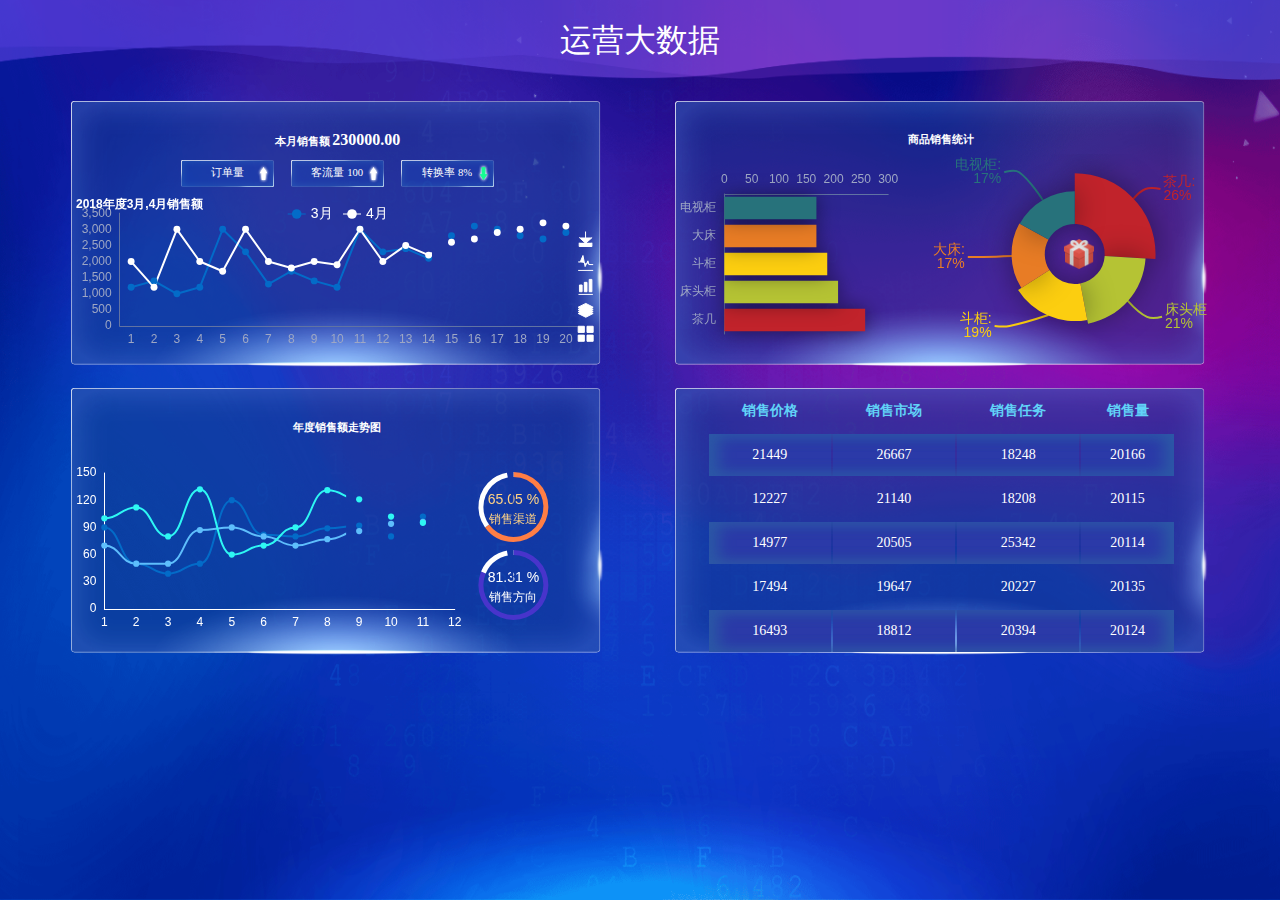
<file: 数据可视化驾驶舱/014/index.html>
<!DOCTYPE html>
<html lang="en">
<head>
    <meta charset="UTF-8">
    <meta name="viewport" content="width=device-width, initial-scale=1.0">
    <meta http-equiv="X-UA-Compatible" content="ie=edge">
    <link rel="stylesheet" href="css/index.css">
    <title>运营数据</title>
    <script src="js/jquery-2.2.1.min.js"></script>
    <script src="js/rem.js"></script>
    <script src="js/echarts.min.js"></script>
    <script src="js/index.js"></script>
</head>
<body>
    <div class="t_container">
        <header class="t_h_bg">
            <span>运营大数据</span>
        </header>
        <main class="t_main">
            <div class="t_box">
                <header class="t_title">
                    <span>本月销售额</span>
                    <span class="t_number">230000.00</span>
                </header>
                <div class="t_list">
                    <div class="t_min">订单量 <i></i></div>
                    <div class="t_min">客流量 100 <i></i></div>
                    <div class="t_min">转换率 8% <i class="down"></i></div>
                </div>
                <div id="chart_1" class="echart" style="width: 100%; height: 2.4rem;"></div>
            </div>
            <div class="t_box">
                <header class="t_title">
                    <span>商品销售统计</span>
                </header>
                <div id="chart_2" class="echart" style="width: 100%; height: 3rem;"></div>
            </div>
            <div class="t_box">
                <header class="t_title">
                    <span>年度销售额走势图</span>
                </header>
                <div id="chart_3" class="echart" style="width: 100%; height: 3rem;"></div>
            </div>
            <div class="t_box">
                <div class="main_table t_btn8">
                    <table>
                        <thead>
                        <tr>
                            <th>销售价格</th>
                            <th>销售市场</th>
                            <th>销售任务</th> 
                            <th>销售量</th>
                        </tr>
                        </thead>
                        <tbody>
                        <tr>
                            <td>21449</td>
                            <td>26667</td>
                            <td>18248</td>
                            <td>20166</td>
                        </tr>
                        <tr>
                            <td>12227</td>
                            <td>21140</td>
                            <td>18208</td>
                            <td>20115</td>
                        </tr>
                        <tr>
                            <td>14977</td>
                            <td>20505</td>
                            <td>25342</td>
                            <td>20114</td>
                        </tr>
                        <tr>
                            <td>17494</td>
                            <td>19647</td>
                            <td>20227</td>
                            <td>20135</td>
                        </tr>
                        <tr>
                            <td>16493</td>
                            <td>18812</td>
                            <td>20394</td>
                            <td>20124</td>
                        </tr>
                        </tbody>
                    </table>
                </div>
            </div>
        </main>
    </div>
</body>
</html>
</file>
<file: 数据可视化驾驶舱/001/css/style.css>
/** 初始化 **/

html,
body {
    width: 100%;
    height: 100%;
}

body,
div,
dl,
dt,
dd,
ul,
ol,
li,
h1,
h2,
h3,
h4,
h5,
h6,
input,
button,
textarea,
p,
blockquote,
th,
td,
form,
pre {
    margin: 0;
    padding: 0;
    -webkit-tap-highlight-color: rgba(0, 0, 0, 0);
    color: #333;
}

body {
    -webkit-font-feature-settings: 'kern' 1;
    -moz-font-feature-settings: 'kern' 1;
    -o-font-feature-settings: 'kern' 1;
    text-rendering: geometricPrecision;
    font-family: "Microsoft YaHei";
}

a:active,
a:hover {
    outline: 0
}

img {
    display: inline-block;
    border: none;
    vertical-align: middle;
}

li {
    list-style: none;
}

table {
    border-collapse: collapse;
    border-spacing: 0;
}

h1,
h2,
h3 {
    font-size: 14px;
    font-weight: 400;
}

h4,
h5,
h6 {
    font-size: 100%;
    font-weight: 400;
}

button,
input,
select,
textarea {
    font-size: 100%;
}

input,
button,
textarea,
select,
optgroup,
option {
    font-family: inherit;
    font-size: inherit;
    font-style: inherit;
    font-weight: inherit;
    outline: 0;
}

pre {
    white-space: pre-wrap;
    white-space: -moz-pre-wrap;
    white-space: -pre-wrap;
    white-space: -o-pre-wrap;
    word-wrap: break-word;
}


/** 滚动条 **/

::-webkit-scrollbar {
    width: 5px;
    height: 10px;
}

::-webkit-scrollbar-button:vertical {
    display: none;
}

::-webkit-scrollbar-track,
::-webkit-scrollbar-corner {
    background-color: rgba(14, 148, 234, 0.2);
}

::-webkit-scrollbar-thumb {
    border-radius: 0;
    background-color: rgba(0, 0, 0, .3);
}

::-webkit-scrollbar-thumb:vertical:hover {
    background-color: rgba(0, 0, 0, .35);
}

::-webkit-scrollbar-thumb:vertical:active {
    background-color: rgba(0, 0, 0, .38);
}


/*下拉框*/

.select {
    width: 1.6rem;
    height: 0.4rem;
    position: relative;
    font-size: 0.18rem;
    color: #cdddf7;
    outline: none;
}

.select-div {
    box-sizing: border-box;
    width: 1.6rem;
    height: 0.4rem;
    line-height: 0.4rem;
    border: 1px solid #0E94EA;
    background: url(../images/arrow.png) 95% center no-repeat;
    padding-left: 10px;
    cursor: default;
    position: absolute;
    top: 0;
    left: 0;
    color: #cdddf7;
}

.select-ul {
    position: absolute;
    width: 1.6rem;
    top: 0.5rem;
    left: 0;
    z-index: 10;
    display: none;
}

.select-ul.company {
    height: 1.2rem;
    overflow-y: auto;
}

.select-ul>li {
    height: 0.4rem;
    line-height: 0.4rem;
    padding-left: 10px;
    box-sizing: border-box;
    background-color: rgba(14, 148, 234, 0.2);
    cursor: default;
    color: #cdddf7;
}

.select-ul>li.active,
.select-ul>li:hover {
    color: white;
    background: #0e94eb;
}

.select-ul>li {
    width: 1.6rem;
}

.data-box {
    width: 4.9rem;
    position: absolute;
    margin: auto;
    top: 0.42rem;
    bottom: 0;
    left: 0;
    right: 0;
}

.chart-box {
    position: absolute;
    top: 0.42rem;
    bottom: 0;
    width: 90%;
    margin: auto;
    left: 0;
    right: 0;
    height: auto;
}

.container-flex {
    width: 100%;
    height: 100%;
    background: url(../images/index_bg.png) left top no-repeat;
    background-size: 100% 100%;
    display: flex;
    flex-flow: row nowrap;
    justify-content: center;
    outline: none;
}

.box-left {
    width: 28%;
    height: 100%;
    background: url(../images/line_img.png) top right repeat-y;
}

.left-top {
    width: 100%;
    height: 20.4%;
    position: relative;
}

.left-top>.current-num {
    width: 4.9rem;
    height: 1.8rem;
    position: absolute;
    margin: auto;
    top: 0;
    left: 0;
    bottom: 0;
    right: 0;
    background: url(../images/border_bg01.png) top left no-repeat;
    background-size: 100% 100%;
}

.current-num>div {
    width: 100%;
    height: 0.8rem;
    line-height: 0.8rem;
    text-align: center;
    background: url(../images/title_bg01.png) center center no-repeat;
    font-size: 0.2rem;
    color: #0e94ea;
    background-size: 1.8rem 0.25rem;
    font-weight: 900;
}

.current-num>p {
    font-size: 0.46rem;
    text-align: center;
    color: white;
}

.left-center {
    width: 100%;
    height: 37%;
    position: relative;
}

.pie-chart>div {
    float: left;
    width: 50%;
    height: 100%;
    position: relative;
}

.pie-data {
    height: 2.25rem;
    position: absolute;
    margin: auto;
    top: 0;
    left: 0;
    width: 100%;
    bottom: 0;
    display: flex;
    align-items: center;
    flex-flow: row wrap;
    overflow-y: auto;
    padding-right: 5px;
}

.pie-data p {
    width: 100%;
    height: 0.45rem;
    line-height: 0.45rem;
    font-size: 0.2rem;
    color: #cdddf7;
    display: flex;
    flex-flow: row nowrap;
    justify-content: space-around;
    cursor: default;
}

.pie-data p>span {
    width: 0;
    flex-grow: 1;
    margin: 0 5px;
    text-align: left;
    overflow: hidden;
    text-overflow: ellipsis;
    white-space: nowrap;
}

.pie-data p>.pie-number {
    flex-grow: 2;
}

.legend {
    display: inline-block;
    width: 0.2rem;
    height: 0.16rem;
    line-height: 0.2rem;
    border-radius: 2px;
    background: white;
}

.left-bottom {
    width: 100%;
    height: 42.6%;
    position: relative;
}

.filter-con {
    width: 100%;
    height: 0.4rem;
    position: absolute;
    float: left;
    top: 10px;
    left: 0;
    display: none;
    flex-flow: row nowrap;
    justify-content: space-between;
    /*    visibility: hidden;*/
    z-index: 999;
}

.pop-filter {
    width: 5.2rem;
    top: 1.1rem;
    left: 0.5rem;
}

.pop-filters {
    width: 5.2rem;
    top: 1.1rem;
    left: 0.5rem;
}

.gd-map {
    width: 100%;
    height: 90%;
}

.box-center {
    width: 44%;
    height: 100%;
    /*    background: green;*/
}

.center-top {
    width: 100%;
    height: 8.8%;
    position: relative;
    top: 0;
    left: 0;
    background: url(../images/title_border.png) bottom center no-repeat;
    display: flex;
    justify-content: center;
    align-items: center;
}

.center-top>h1 {
    color: #cdddf7;
    font-size: 0.45rem;
    font-weight: 900;
    letter-spacing: 5px;
}

.center-center {
    width: 100%;
    height: 15.3%;
    display: flex;
    flex-flow: row nowrap;
    justify-content: center;
    align-items: center;
}

.weather-box {
    width: 4.1rem;
    height: 1.1rem;
    border: 1px solid #0E94EA;
    display: flex;
    flex-flow: row nowrap;
    justify-content: space-around;
    align-items: center;
}

.weather-box>.data {
    width: 2.19rem;
    height: 0.65rem;
    border-right: 2px solid #cdddf7;
}

.data>p {
    font-size: 0.16rem;
    margin: 0 5px;
    color: #cdddf7;
    text-align: center;
    margin: 0;
}

.data>p>span {
    margin: 0 5px;
}

.data>p.time {
    font-size: 0.42rem;
    height: 0.42rem;
    line-height: 0.42rem;
}

.weather-box>.weather {
    width: 1.8rem;
    height: 0.65rem;
    display: flex;
    flex-flow: row nowrap;
    justify-content: space-around;
    align-items: center;
    margin-left: 10px;
}

.weather>img {
    height: 100%;
}

.weather>div {
    width: 0.8rem;
    height: 100%;
}

.weather>div>p {
    font-size: 0.12rem;
    color: #cdddf7;
    overflow: hidden;
    text-overflow: ellipsis;
    white-space: nowrap;
    height: 0.24rem;
    line-height: 0.24rem;
}

.weather>div>p.active {
    color: white;
    font-size: 0.16rem;
}

.select-box {
    width: 3.4rem;
    height: 1.1rem;
    box-sizing: border-box;
    position: relative;
}

.select-pop {
    width: 1.6rem;
}

.select-box>ul,
.select-pop>ul {
    width: 1.6rem;
    height: 0.4rem;
    font-size: 0.18rem;
    overflow: hidden;
    border: 1px solid #0E94EA;
    position: absolute;
    top: 0;
    left: 0;
}

.select-box>ul>li,
.select-pop>ul>li {
    width: 0.8rem;
    height: 0.4rem;
    line-height: 0.4rem;
    text-align: center;
    float: left;
    color: #cdddf7;
    cursor: pointer;
}

.select-box>ul>li.active,
.select-pop>ul>li.active {
    background: #0e94eb;
    color: white;
}

.select-box>div {
    width: 100%;
    height: 0.4rem;
    position: absolute;
    bottom: 0;
    left: 0;
    display: flex;
    flex-flow: row nowrap;
    justify-content: space-between;
}

.center-center>img {
    width: 0.13rem;
    height: 1.1rem;
    margin: 0 0.2rem;
}

.center-bottom {
    width: 100%;
    height: 75.9%;
    position: relative;
}

.center-bottom>.city-data {
    width: 8.05rem;
    height: 100%;
    margin: auto;
    position: absolute;
}

.city-box {
    width: 1.8rem;
    /*    height: 1.9rem;*/
    border: 1px solid #0e94ea;
    position: absolute;
    top: 0;
    left: 0;
}

.city-box>p {
    height: 0.4rem;
    line-height: 0.4rem;
    text-align: center;
    border-bottom: 1px solid #0e94ea;
    font-size: 0.18rem;
    color: #cdddf7;
    box-sizing: border-box;
}

.city-box>p>span {
    color: #d09d26;
}

.city-btn {
    width: 100%;
    /*    height: 0.5rem;*/
    display: flex;
    flex-flow: row wrap;
    align-items: center;
    justify-content: space-around;
    overflow: hidden;
}

.city-btn>li,
.city-div>li {
    font-size: 0.14rem;
    height: 0.2rem;
    line-height: 0.2rem;
    float: left;
    color: white;
    margin: 0.02rem 0;
    padding: 0 0.03rem;
    cursor: pointer;
}

.city-btn>li.active,
.city-btn>li:hover,
.city-div>li.active,
.city-div>li:hover {
    background: #0e94ea;
}

.city-div {
    width: 100%;
    height: 1rem;
    display: flex;
    flex-flow: row wrap;
    /*    align-items: center;*/
    justify-content: flex-start;
    overflow-y: auto;
}

.city-div>li {
    padding: 0 0.05rem;
    text-align: center;
}

.ranking-box {
    width: 2.5rem;
    border: 1px solid #0e94ea;
    position: absolute;
    left: 0;
    bottom: 20px;
    background-color: rgba(14, 148, 235, 0.102);
}

.ranking-box>li {
    width: 100%;
    height: 0.3rem;
    line-height: 0.3rem;
    display: flex;
    flex-flow: row nowrap;
    justify-content: space-around;
    font-size: 0.18rem;
    color: rgba(255, 255, 255, .7);
}

.ranking-box>li>span {
    width: 0;
    flex-grow: 1;
    text-align: center;
}

.ranking-box>li>p {
    width: 0;
    flex-grow: 2;
    color: rgba(255, 255, 255, .7);
    text-align: center;
    overflow: hidden;
    text-overflow: ellipsis;
    white-space: nowrap;
}

.ranking-box>li:nth-child(2n+1) {
    background: rgba(14, 148, 235, 0.102);
}

.ranking-box>li:first-child {
    height: 0.4rem;
    line-height: 0.4rem;
    font-size: 0.2rem;
    background: rgba(14, 148, 235, 0.8);
}

.ranking-box>li:first-child>p {
    color: white;
}

.box-right {
    width: 28%;
    height: 100%;
    background: url(../images/line_img.png) top left repeat-y;
}

.right-top {
    width: 100%;
    height: 41%;
    box-sizing: border-box;
    padding-top: 0.2rem;
    position: relative;
}

.right-top>.data-box,
.right-top>.chart-box {
    top: 1rem;
}

.table1 {
    font-size: 0.16rem;
    border: 1px solid #0e94ea;
    border-top: none;
    border-right: none;
    margin: auto;
}

.table1 tr {
    border-top: 1px solid #0e94ea;
    background: rgba(14, 148, 234, 0.1);
}

.table1 tr.bg-color {
    background: rgba(14, 148, 234, 0.2);
}

.table1 tr td {
    border-right: 1px solid #0e94ea;
    height: 0.4rem;
    line-height: 0.4rem;
    color: #cdddf7;
    text-align: center;
}

.table1 tr td.data-table {
    color: #fff;
}

.table1 tr td:nth-child(2n+1) {
    width: 1rem;
}

.table1 tr td:nth-child(2n) {
    width: 1.4rem;
}

.table2 {
    font-size: 0.16rem;
    border: 1px solid #0e94ea;
    border-top: none;
    border-right: none;
    margin: auto;
}

.table2 tr {
    border-top: 1px solid #0e94ea;
    background: rgba(14, 148, 234, 0.1);
}

.table2 tr.bg-color {
    background: rgba(14, 148, 234, 0.2);
}

.table2 tr td {
    border-right: 1px solid #0e94ea;
    height: 0.6rem;
    line-height: 0.6rem;
    color: #cdddf7;
    text-align: center;
}

.table2tr td.data-table {
    color: #fff;
}

.table2 tr td:nth-child(2n+1) {
    width: 1.8rem;
}

.table2 tr td:nth-child(2n) {
    width: 2.5rem;
}

.right-center {
    width: 100%;
    height: 29%;
    position: relative;
}

.time-box {
    width: 3.9rem;
    height: 0.4rem;
    position: absolute;
    top: 5px;
    right: 0;
    overflow: hidden;
    z-index: 10;
    display: none;
}

.time-div {
    float: left;
    width: 1.8rem;
    height: 0.4rem;
    position: relative;
}

.time-div.end {
    float: right;
}

.time-div>img {
    width: 0.2rem;
    height: 0.2rem;
    margin: auto;
    position: absolute;
    top: 0;
    bottom: 0;
    right: 0.1rem;
}

.time-input {
    width: 1.8rem;
    height: 0.4rem;
    box-sizing: border-box;
    border: 1px solid #0E94EA;
    font-size: 0.16rem;
    background: rgba(14, 148, 234, 0.2);
    position: absolute;
    top: 0;
    left: 0;
    color: #cdddf7;
    padding-left: 10px;
}

.data-box>.data-number {
    width: 4.9rem;
    height: 2.3rem;
    position: absolute;
    margin: auto;
    top: 0;
    left: 0;
    right: 0;
    bottom: 0;
    background: url(../images/bg_img03.png) top left no-repeat;
    background-size: 100% 100%;
    color: #cdddf7;
    font-size: 0.4rem;
    line-height: 2.3rem;
    text-align: center;
}

.right-bottom {
    width: 100%;
    height: 30%;
    position: relative;
}

.data-box>.settings-box {
    box-sizing: border-box;
    width: 4.9rem;
    height: 2.38rem;
    position: absolute;
    margin: auto;
    top: 0;
    left: 0;
    right: 0;
    bottom: 0;
    background-color: rgba(14, 148, 234, 0.2);
    border: 1px solid #0E94EA;
    color: white;
    font-size: 0.18rem;
    overflow: hidden;
}

.settings-box>p {
    color: #cdddf7;
    margin-bottom: 0.46rem;
    padding-left: 0.4rem;
    height: 0.22rem;
    line-height: 0.22rem;
}

.settings-box>p:first-child {
    padding-top: 0.46rem;
}

.settings-box>div {
    display: flex;
    flex-flow: row nowrap;
    align-items: center;
    justify-content: center;
    padding-top: 0.2rem;
}

.settings-box>div>p {
    width: 2.9rem;
    font-size: 0.14rem;
    padding: 0;
    color: #cdddf7;
}

.settings-box>p>img {
    width: 0.2rem;
    height: 0.22rem;
    margin-right: 5px;
}

.settings-box>p>span,
.settings-box>div>p>span {
    color: white;
    margin: 0 0.15rem;
}

.settings-box>div>img {
    height: 0.2rem;
    margin: 0 0.05rem;
}

.config {
    text-decoration: underline;
    cursor: pointer;
}

.settings-box>form label {
    color: #cdddf7;
    margin-right: 10px;
}

.four-f {
    letter-spacing: 0.045rem;
}

.settings-box>form input {
    width: 1.2rem;
    height: 0.4rem;
    border: 1px solid #0E94EA;
    background: rgba(14, 148, 235, 0.2);
    color: white;
    padding-left: 0.1rem;
}

.settings-box>form>div {
    width: 94%;
    margin: auto;
}

.set-ter {
    height: 0.64rem;
    line-height: 0.64rem;
}

.set-time {
    height: 0.4rem;
    width: 3.56rem;
    padding-left: 1.2rem;
}

.set-time>.time-div,
.set-time>.time-div>input {
    width: 1.6rem;
}

.end-1 {
    margin-left: 0.1rem;
}

.set-peo {
    height: 0.70rem;
    line-height: 0.7rem;
}

.settings-box>.set-btn {
    height: 0.64rem;
    line-height: 0.64rem;
    text-align: center;
    padding-top: 0;
}

.set-btn>button {
    width: 0.9rem;
    height: 0.4rem;
    border: 1px solid #0E94EA;
    background: rgba(14, 148, 235, 0.2);
    color: white;
    margin: 0 5px;
    cursor: pointer;
}

.settings-box>.close-icon {
    display: block;
    width: 0.16rem;
    height: 0.16rem;
    position: absolute;
    top: 5px;
    right: 5px;
    background: url(../images/close_icon.png) top left no-repeat;
    background-size: 100% 100%;
    cursor: pointer;
}

.settings-box>.kf {
    padding-top: 0.8rem;
    line-height: 0.3rem;
}

.title-box {
    width: 4.9rem;
    height: 0.42rem;
    background: url(../images/box_title.png) top left no-repeat;
    background-size: 100% 100%;
    margin: auto;
    display: flex;
    flex-flow: row nowrap;
    align-items: center;
    position: relative;
}

.title-box>h6,
.title-box>p {
    font-size: 0.2rem;
    color: white;
    height: 0.42rem;
    line-height: 0.42rem;
    margin-left: 0.4rem;
}

.title-box>p>span {
    cursor: pointer;
    color: rgba(255, 255, 255, .6);
}

.title-box>p>span.active {
    color: rgba(255, 255, 255, 1);
}

.line-img {
    width: 1px;
    height: 0.2rem;
    margin: 0 10px;
}

.title-box>.line-img {
    position: absolute;
    right: 1.3rem;
}

.title-box>button {
    font-size: 0.18rem;
    border: none;
    background: transparent;
    color: #cdddf7;
    height: 0.42rem;
    position: absolute;
    right: 0.6rem;
    display: flex;
    flex-flow: row nowrap;
    align-items: center;
    cursor: pointer;
}

.title-box>button:hover {
    color: white;
}

.title-box>button>img {
    width: 0.2rem;
    height: 0.2rem;
    margin-right: 5px;
}

.unit {
    font-size: 0.16rem;
    height: 0.4rem;
    color: #cdddf7;
    text-align: right;
    padding-right: 0.3rem;
    line-height: 0.4rem;
}

.container {
    width: 100%;
    height: 100%;
    background: rgba(0, 0, 0, .7);
    position: absolute;
    top: 0;
    left: 0;
    display: flex;
    visibility: hidden;
    justify-content: center;
    align-items: center;
}

.pop-up {
    width: 70%;
    height: 80%;
    background: url(../images/popUP_bg.png) top left no-repeat;
    background-size: 100% 100%;
    position: absolute;
    padding: 0.2rem 0.5rem;
    visibility: hidden;
}

.pop-up .title {
    width: 100%;
    height: 0.9rem;
    line-height: 0.9rem;
    font-size: 0.3rem;
    color: white;
    padding-left: 0.2rem;
    background: url(../images/title_line.png) center left no-repeat;
}

.pop-up .pie-chart {
    width: 76%;
    height: 80%;
}

.pop-up .pie-data {
    width: 80%;
}

.pop-chart {
    width: 80%;
    top: 1.5rem;
    left: 2.3rem;
    bottom: 0.5rem;
}

.pop-charts {
    width: 60%;
    top: 0.45rem;
    left: 2.3rem;
    bottom: 0.5rem;
}

.pop-up .pie-data p {
    height: 0.6rem;
    line-height: 0.6rem;
    font-size: 0.28rem;
}

.pop-up .pie-data .legend {
    width: 0.38rem;
    height: 0.28rem;
    vertical-align: middle;
}

.close-pop {
    display: inline-block;
    position: absolute;
    top: 0.3rem;
    right: 0.5rem;
    width: 13px;
    height: 0.9rem;
    background: url(../images/close.png) center left no-repeat;
    background-size: 13px 13px;
    cursor: pointer;
    z-index: 99;
}

.pop-data {
    width: 2rem;
    position: absolute;
    top: 2.25rem;
    bottom: 0.5rem;
    left: 0.5rem;
}

.cont-div {
    width: 100%;
    height: 100%;
    position: absolute;
    top: 0;
    left: 0;
    padding: 0.2rem 0.5rem;
    visibility: hidden;
}

.pop-data-box {
    width: 60%;
    height: 50%;
    background: url(../images/bg_img04.png) top left no-repeat;
    background-size: 100% 100%;
    position: absolute;
    margin: 0 auto;
    bottom: 20%;
    left: 0;
    right: 0;
    display: flex;
    justify-content: center;
    align-items: center;
    color: #cdddf7;
    font-size: 0.88rem;
}

.pop-data-box p {
    color: #cdddf7;
}

.btn-class {
    height: 0.4rem;
    padding: 0 15px;
    border: 1px solid #0E94EA;
    font-size: 0.18rem;
    background: transparent;
    color: #cdddf7;
    position: absolute;
    top: 1.7rem;
    left: 0.5rem;
    display: flex;
    flex-flow: row nowrap;
    justify-content: center;
    align-items: center;
    cursor: pointer;
}

.btn-class>img {
    width: 0.18rem;
    height: 0.18rem;
}

.enlarge-btn {
    width: 0.36rem;
    height: 0.36rem;
    background: url(../images/menu_btn.png) top left no-repeat;
    background-size: 100% 100%;
    float: left;
    border: none;
    cursor: pointer;
}

.enlarge-btn:hover,
.enlarge-btn.active {
    background: url(../images/menu_on.png) top left no-repeat;
    background-size: 100% 100%;
}

.enlarge-box {
    height: 0.36rem;
    position: absolute;
    bottom: 20px;
    left: 3rem;
    overflow: hidden;
}

.modal-btn {
    float: left;
    display: none;
}

.modal-btn>li {
    float: left;
    width: 0.36rem;
    height: 0.36rem;
    line-height: 0.36rem;
    box-sizing: border-box;
    border: 1px solid #0E94EA;
    border-left: none;
    color: #cdddf7;
    font-size: 0.18rem;
    text-align: center;
    cursor: default;
    position: relative;
}

.modal-btn>li>div {
    position: absolute;
    top: 0;
    left: 0;
    width: 0.36rem;
    height: 0.36rem;
    background: url(../images/fangda.png) top left no-repeat;
    background-size: 100% 100%;
    display: none;
}

.modal-btn>li:hover>div {
    display: block;
}

.pop-time .time-box {
    top: 1.28rem;
    left: -3rem;
}


.set-div {
    width: 9.8rem;
    height: 88%;
    margin: 0 auto;
    overflow: hidden;
    overflow-y: auto;
    font-size: 0.18rem;
}

.four-f {
    letter-spacing: 0.045rem;
}

.set-box {
    height: 0.63rem;
    display: flex;
    flex-flow: row nowrap;
    align-items: center;
}

.set-box>label {
    color: #cdddf7;
    margin-right: 10px;
    float: left;
}

.set-box>input,
.pages-div>input {
    width: 0.8rem;
    height: 0.4rem;
    border: 1px solid #0E94EA;
    background: rgba(14, 148, 235, 0.2);
    color: white;
    padding-left: 0.1rem;
}

.set-box>.input-edit {
    width: 4.3rem;
}

.pages-div>input {
    background: transparent;
    margin: 0 0.2rem;
}

.set-box>input:nth-child(2n+1) {
    margin: 0 0.07rem;
}

.set-box>button,
.pages-div>button {
    width: 0.36rem;
    height: 0.36rem;
    line-height: 0.38rem;
    text-align: center;
    background-color: transparent;
    border: 1px solid #0E94EA;
    color: white;
    padding-left: 0.1rem;
    cursor: pointer;
}

.plus {
    margin: 0 0.07rem;
    background: url(../images/plus.png) center center no-repeat;
    background-size: 0.18rem;
}

.mineus {
    background: url(../images/jian.png) center center no-repeat;
    background-size: 0.18rem;
    margin-left: 0.1rem;
}

.set-box>.add-btn {
    width: 1rem;
    margin-left: 0.4rem;
    height: 0.4rem;
    display: flex;
    flex-flow: row nowrap;
    align-items: center;
    justify-content: center;
}

.add-btn>img {
    width: 0.18rem;
}

.table3 {
    font-size: 0.16rem;
    border: 1px solid #0e94ea;
    border-top: none;
    margin: 10px auto;
}

.table3 tr {
    border-top: 1px solid #0e94ea;
    background: rgba(14, 148, 234, 0.1);
}

.table3 thead tr {
    background: rgba(14, 148, 234, 0.4);
}

.table3 tr.bg-color {
    background: rgba(14, 148, 234, 0.2);
}

.table3 tr td:nth-child(2n+1),
.table3 tr td:nth-child(2n+1)>p {
    width: 3rem;
}

.table3 tr td:nth-child(2n),
.table3 tr td:nth-child(2n)>p {
    width: 1.8rem;
}

.table3 tr td,
.table3 tr th {
    border-right: 1px solid #0e94ea;
    height: 0.4rem;
    line-height: 0.4rem;
    color: #cdddf7;
    text-align: center;
}

.table3 tr td p {
    overflow: hidden;
    text-overflow: ellipsis;
    white-space: nowrap;
    color: #cdddf7;
}

.table3 thead tr th {
    border-right: none;
}

.pages-div {
    height: 0.63rem;
    display: flex;
    flex-flow: row nowrap;
    justify-content: center;
    align-items: center;
}

.prev {
    background: url(../images/prev.png) center center no-repeat;
    background-size: 0.12rem;
}

.next {
    background: url(../images/next.png) center center no-repeat;
    background-size: 0.12rem;
}

.pages-div p {
    color: white;
    margin: 0 0.1rem;
}

.pages-div>.skip {
    width: 0.7rem;
    height: 0.4rem;
    line-height: 0.4rem;
}

@media screen and (max-height: 670px) {
    .right-top {
        height: 47%;
    }
    .right-center {
        height: 23%;
    }
    .data-box>.data-number {
        height: 1.65rem;
        line-height: 1.65rem;
    }
    .data-box>.settings-box {
        height: 2rem;
    }
}

.edit-div {
    width: 6.5rem;
    height: 2.9rem;
    font-size: 0.18rem;
    position: absolute;
    margin: auto;
    top: 0;
    left: 0;
    right: 0;
    bottom: 0;
    padding: 0 0.4rem;
    border: 1px solid #0e94eb;
    background-color: rgb(20, 32, 48);
    box-shadow: 0 0 10px #cdddf7;
    box-sizing: border-box;
}

.edit-div h4 {
    font-size: 0.2rem;
    color: white;
    height: 0.65rem;
    line-height: 0.65rem;
}

.edit-box {
    justify-content: flex-end;
}

.edit-box>button {
    width: 0.92rem;
    height: 0.4rem;
    line-height: 0.4rem;
    margin: 0 0.17rem;
}

.table3 tr td p.edit {
    color: #0e94eb;
    cursor: pointer;
}

.table3 tr td p.edit:hover,
.table3 tr td p.edit.active {
    color: #d09d26;
}

.tishi {
    position: absolute;
    margin: auto;
    top: 0.4rem;
    left: 0;
    right: 0;
    width: 4.8rem;
    text-align: center;
    height: 0.4rem;
    line-height: 0.4rem;
    border: 1px solid #d09d26;
    background: rgba(239, 176, 19, 0.2);
    font-size: 0.16rem;
    color: white;
    display: none;
}

@media screen and (max-height: 610px) {
    .right-top {
        height: 49%
    }
    .right-center {
        height: 21%;
    }
    .data-box>.data-number {
        height: 1.4rem;
        line-height: 1.4rem;
    }
    .data-box>.settings-box {
        height: 1.6rem;
    }
    .pop-data .ranking-box {
        height: 1.9rem;
        overflow-y: auto;
    }
}
</file>
<file: 数据可视化驾驶舱/005/css/common.css>
/*css 初始化 */
html, body, ul, li, ol, dl, dd, dt, p, h1, h2, h3, h4, h5, h6, form, fieldset, legend, img {
    margin: 0;
    padding: 0;
}

/*将标签原有的默认内外边距去掉*/

fieldset, img, input, button {
    border: none; /*去掉边框*/
    padding: 0;
    margin: 0;
    outline-style: none; /*去掉环绕边框*/
}

ul, ol {
    list-style: none; /*去掉原样式中的小黑点*/
    /*ctrl+alt+l*/
}

input {
    padding-top: 0;
    padding-bottom: 0;

}

select, input {
    vertical-align: middle; /*输入字居中显示*/
}

select, input, textarea {
    font-size: 14px;
    margin: 0;
}

/**/
textarea {
    resize: none; /*防止拖动*/
}

img {
    border: 0;
    vertical-align: middle; /*  去掉图片底部默认的3像素空白缝隙*/
}

table {
    border-collapse: collapse; /*合并外边线*/
}

body {
    font-family:  Microsoft YaHei, Arial, "\5b8b\4f53";
}

.clearfix:before, .clearfix:after {
    content: "";
    display: table;
}

.clearfix:after {
    clear: both;
}

.clearfix {
    *zoom: 1; /*IE/7/6*/
    /*兼容IE6下的写法*/
}

h1, h2, h3, h4, h5, h6 {
    text-decoration: none; /**/
    font-weight: normal; /*不加粗*/
    font-size: 100%;
}
a{
    text-decoration: none;
}
s, i, em {
    /*一般起装饰作用*/
    font-style: normal; /*将字体变成正常字体*/
    text-decoration: none; /*去掉中划线*/
}
.fl{
    float: left;
}
.fr{
    float: right;
}
</file>
<file: 数据可视化驾驶舱/005/css/map.css>
html,body{
    height: 100%;
    width: 100%;
}
.data{
    width: 100%;
    height: 100%;
    background: url('../img/map_bg.png') center;
    min-width: 1366px;
}
.data>.data-title{
    width: 100%;
    height: 105px;
    padding: 30px 0 35px 0;
    box-sizing: border-box;
}
.data>.data-title>.title-center{
    width: 440px;
    height: 40px;
    box-sizing: border-box;
    border-right: 5px solid #0089ff;
    border-left: 5px solid #0089ff;
    background: url("../img/title.png") no-repeat;
}
.data>.data-title>.title-left,
.data>.data-title>.title-right{
    width:calc(50% - 220px);
    height: 3px;
    background: #0089ff;
    margin-top: 18px;
}

.data>.data-content{
    width: 100%;
    height:calc(100% - 105px);
    padding:0 20px 20px 20px ;
    box-sizing: border-box;
}
.data>.data-content>.con-left{
    width: 23.4375%;
    height: 100%;
}
.data>.data-content>.con-left>.left-top{
    width: 100%;
    height:calc(75% - 20px);
    margin-bottom: 20px;
    position: relative;
}

.data>.data-content>.con-left>.left-top>.info{
    height:62%;
    width: 100%;
    border: 1px solid #20558b;
    /*border-radius: 4px;*/
    box-sizing: border-box;
    position: relative;
}

.data>.data-content>.con-left>.left-top>.info>.info-title{
    width: 158px;
    height: 43px;
    background: url('../img/info-title.png') no-repeat;
    position: absolute;
    top: -22px;
    left:50%;
    margin-left: -74px;
    color:#fff;
    font-size: 18px;
    font-weight: 600;
    line-height: 43px;
    text-align: center;
}
.data>.data-content>.con-left>.left-top>.info>.info-main{
    width: 100%;
    height: 80% ;
}
.data>.data-content>.con-left>.left-top>.info>.info-main>div{
    width: 275px;
    height: 25%;
    background: url('../img/info-text.png') no-repeat;
    margin: 8px auto;
}
.data>.data-content>.con-left>.left-top>.info>.info-main>div.info-1{
    margin-top: 40px;
}
.data>.data-content>.con-left>.left-top>.info>.info-main .info-img{
    width: 100px;
    height: 60px;
    position: relative;
}
.data>.data-content>.con-left>.left-top>.info>.info-main .info-img>img{
    position: absolute;
    top: 50%;
    left: 50%;
    margin-left: -24px;
    margin-top: -24px;
}
.data>.data-content>.con-left>.left-top>.info>.info-main .info-text{
    width: 175px;
    height: 70px;
    padding-left: 30px;
    padding-top: 16px;
    box-sizing: border-box;
}
.data>.data-content>.con-left>.left-top>.info>.info-main .info-text>p:nth-child(1){
    color:#fff;
    font-weight: 600;
    font-size: 14px;
}
.data>.data-content>.con-left>.left-top>.info>.info-main>.info-1> .info-text>p:nth-child(2){
    font-weight: 600;
    color:#ffff44;
    font-size: 22px;
}
.data>.data-content>.con-left>.left-top>.info>.info-main>.info-2> .info-text>p:nth-child(2){
    font-weight: 600;
    color:#25f3e6;
    font-size: 22px;
}
.data>.data-content>.con-left>.left-top>.info>.info-main>.info-3> .info-text>p:nth-child(2){
    font-weight: 600;
    color:#f84a4a;
    font-size: 22px;
}
.data>.data-content>.con-left>.left-top>.info>.info-main>.info-4> .info-text>p:nth-child(2){
    font-weight: 600;
    color:#f5c847;
    font-size: 22px;
}

.data>.data-content>.con-left>.left-top>.top-bottom{
    height:calc(38% - 20px);
    width: 100%;
    background-color: rgba(0,24,106,0.5);
    margin-top: 20px;
    border: 1px solid #20558b;
    box-sizing: border-box;
    position: relative;
}



.data>.data-content>.con-left>.left-bottom{
    width: 100%;
    height: 25%;
    background-color: rgba(0,24,106,0.5);
    border: 1px solid #20558b;
    box-sizing: border-box;
    position: relative;
}
.data>.data-content>.con-center{
    width: 53.125%;
    height: 100%;
    padding:0 20px;
    box-sizing: border-box;
    position: relative;
}
.data>.data-content>.con-center>.map-num{
    width: 500px;
    height: 120px;
    position: absolute;
    top: 15px;
    left:50px;
    z-index: 1000;
}
.data>.data-content>.con-center>.map-num>p{
    font-size: 18px;
    font-weight: 600;
    color:#fff;
}
.data>.data-content>.con-center>.map-num span{
    display: inline-block;
    width: 45px;
    height: 65px;
    text-align: center;
    line-height: 65px;
    background-color: #0089ff;
    color:#fff;
    font-size: 68px;
    font-weight: 600;
    font-family: "LcdD";
    margin-top: 15px;
}
.data>.data-content>.con-center>.map-num span:nth-child(2),
.data>.data-content>.con-center>.map-num span:nth-child(6){
    background-color: transparent;
    width: 30px;
}

.data>.data-content>.con-center>.cen-top{
    width: 100%;
    height:calc(75% - 20px);
    margin-bottom: 20px;
    /*background-color: rgba(0,24,106,0.3);*/
    /*border: 1px solid #0089ff;*/
    /*border-radius: 4px;*/
    /*box-sizing: border-box;*/
}


.data>.data-content>.con-center>.cen-bottom{
    width: 100%;
    height: 25%;
    background-color: rgba(0,24,106,0.5);
    border: 1px solid #20558b;
    box-sizing: border-box;
    position: relative;
}

.data>.data-content>.con-right{
    width: 23.4375%;
    height: 100%;
}
.data>.data-content>.con-right>.right-top{
    width: 100%;
    height: 32%;
    background-color: rgba(0,24,106,0.5);
    border: 1px solid #20558b;
    box-sizing: border-box;
    position: relative;
}
.data>.data-content>.con-right>.right-center{
    width: 100%;
    height:calc(36% - 40px);
    margin: 20px 0;
    background-color: rgba(0,24,106,0.5);
    border: 1px solid #20558b;
    box-sizing: border-box;
    position: relative;
}
.data>.data-content>.con-right>.right-bottom{
    width: 100%;
    height:32%;
    background-color: rgba(0,24,106,0.5);
    border: 1px solid #20558b;
    box-sizing: border-box;
    position: relative;
}

.data>.data-content .title{
    height: 35px;
    line-height: 35px;
    width: 100%;
    color:#fff;
    font-weight: 600;
    padding-left: 15px;
    box-sizing: border-box;
}
.data>.data-content .charts{
    width: 100%;
    height:calc(100% - 35px);
}

.data>.data-content img.bj-1{
    position: absolute;
    left:-1px;
    top:-1px;
}
.data>.data-content img.bj-2{
    position: absolute;
    right:-1px;
    top:-1px;
}
.data>.data-content img.bj-3{
    position: absolute;
    right:-1px;
    bottom:-1px;
}
.data>.data-content img.bj-4{
    position: absolute;
    left:-1px;
    bottom:-1px;
}
</file>
<file: 数据可视化驾驶舱/008/css/base.css>
*{
    margin: 0;
    padding: 0;
    font-family: PingFangSC-Light, 微软雅黑;
}
body,html{
    width: 100%;
    height: auto;
    color:#333;
    /* overflow: hidden;*/
    background: url('../img/true.png') no-repeat;
    background-size: 100% 100%;
}
/*各浏览器显示不同，去掉蓝色边框*/
fieldset, img, input, button {
    border: none;
    padding: 0;
    margin: 0;
    outline-style: none;
}
img {
    border: 0;
    vertical-align: middle;
}
ul, li {
    list-style: none;
}
a {
    text-decoration: none;
    cursor: pointer;
}
/*清除浮动*/
.clear-both:before, .clear-both:after {
    display: table;
    content: "";
    -webkit-box-sizing: border-box;
    -moz-box-sizing: border-box;
    box-sizing: border-box;
    clear: both;
}
.clearfix {
    *zoom: 1; /*IE/7/6*/
}
.fl{
    float: left;
}
.fr{
    float: right;
}

/*header开始*/
.header{
    width: 100%;
    height: 80px;
    padding:0 20px;
    min-width: 1366px;
}
.bg_header{
    width: 100%;
    height: 80px;
    background: url(../img/title.png) no-repeat;
    background-size: 100% 100%;
}
.header>.header_logo{
    padding:18px 10px 10px 0px;
}
.header>.header_logo>a{
    display: block;
}
.header>.header_logo>a>img{
    width:260px;
}

.header>.header_nav{
    margin-left: 20px;
}
.header>.header_nav>ul>li{
    float: left;
    margin-right: 6px;
    position: relative;
}
.header>.header_nav>ul>li>a{
    display: block;
    height: 80px;
    padding:0 10px 0 30px;
    line-height: 80px;
    color:#fff;
}
.header>.header_nav>ul>li>a:hover{
    border-bottom: 4px solid #4b8df8;
}
.header>.header_nav>ul>li>img{
    float: left;
    position: absolute;
    top: 33px;
    left:10px;
}
.header>.header_nav>ul>li>a.nav_current{
    border-bottom: 4px solid #4b8df8;
}

.header>.header_myself{
    width: 90px;
    text-align: center;
}
.header>.header_myself>p{
    color:#fff;
    font-size: 13px;
    margin-top: 15px;
}
.header>.header_myself>a{
    color:#fff;
    font-size: 13px;
}

/*content 开始*/

.content{
    margin: 20px;
    width: calc(100% - 40px);
    min-width: 1366px;
}
.content>.content_title{
    width: 100%;
    height: 35px;
    line-height: 35px;
    background-color: #4b8df8;
    box-sizing: border-box;
    margin-bottom: 20px;
}
.content>.content_title>p{
    color:#fff;
    font-size: 16px;
    font-weight: 600;
}
.content>.content_title>img{
    margin: 10px 10px 0px 10px;
}
.content>.content_main{
    min-width: 1366px;
}
.content>.content_main>.content_search>div{
    margin-right: 25px;
}
.content>.content_main>.content_search>div>label{
    width: 80px;
    text-align: right;
}
.content>.content_main>.content_search>div>select,
.content>.content_main>.content_search>div>input
{
    width: 200px;
}
.content>.content_main>.content_table{
    margin-top: 30px;
}
.content>.content_main>.content_table>table{
    margin-top: 15px;
}
.content>.content_main>.content_table>table th:nth-child(1),
.content>.content_main>.content_table>table td:nth-child(1){
    width: 50px;
    text-align: center;
}

.content>.content_main>.content_page>span {
    font-size: 12.8px;
    margin-top: 7px;
}
.content>.content_main>.content_page>select{
    width: 70px;
    margin-right: 10px;
}
/*content 结束*/
</file>
<file: 数据可视化驾驶舱/008/css/index.css>
.data_content{
    /*overflow-x: hidden;*/
    min-width: 1366px;
    padding-top: 20px;
    padding-bottom: 20px;
}
.data_content .data_time{
    width: 340px;
    height: 35px;
    background-color: #2C58A6;
    line-height: 35px;
    color: #fff;
    font-size: 12.8px;
    position: relative;
    margin-bottom: 25px;
    margin-left: 20px;
    text-align: center;
}
.data_content .data_time img{
    position: absolute;
    top: 8px;
    left: 15px;
}
.data_content .data_info{
    width: calc(100% - 40px);
    margin-bottom: 40px;
    height: 110px;
    margin-left: 20px;
}
.data_content .data_info .info_1{
    width: 40%;
    height: 110px;
}
.data_content .data_info .info_1>.text_1{
    width: calc(100% - 25px);
    background-color: #034c6a;
    height: 110px;
}

.data_content .data_info .info_2{
    width: 31%;
    height: 110px;
}
.data_content .data_info .info_2>.text_2{
    width: calc(100% - 25px);
    background-color: #034c6a;
    height: 110px;
}

.data_content .data_info .info_3{
    width: 29%;
    height: 110px;
}
.data_content .data_info .info_3>.text_3{
    width:100%;
    background-color: #034c6a;
    height: 110px;

}

.data_content .data_info>div.info_1>.text_1>div{
    width: 33.333%;
    position: relative;
}
.data_content .data_info>div.info_2>div>div,
.data_content .data_info>div.info_3>div>div{
    width: 50%;
    position: relative;
}
.data_content .data_info img{
    position: absolute;
    top: 35px;
    left: 15px;
}
.data_content .data_info>div>div>div>div{
    margin-left:65px;
    margin-top: 23px;
}
.data_content .data_info>div.info_2>div>div>div{
    margin-left: 70px;
    margin-top: 23px;
}
.data_content .data_info p:nth-child(1){
    color:#fff;
    font-size: 12.8px;
}
.data_content .data_info p:nth-child(2){
    font-weight: 600;
    font-size: 28px;
    color:#ffff43;
}
.data_content .data_info>div.info_2 p:nth-child(2){
    font-weight: 600;
    font-size: 28px;
    color:#25f3e6;
}
.data_content .data_info>div.info_3 p:nth-child(2){
    font-weight: 600;
    font-size: 28px;
    color:#ff4e4e;
}

.data_content .data_main{
    width: calc(100% - 40px);
    margin-bottom: 40px;
    height: 615px;
    margin-left: 20px;
}
.data_content .data_main .main_left{
    width: 24%;
}
.data_content .data_main .main_left>div{
    width: 100%;
    height: 280px;
    box-sizing: border-box;
    border: 1px solid #2C58A6;
    position: relative;
    box-shadow: 0 0 10px #2C58A6;
}
.data_content .data_main .main_left div.left_1{
    /*background: url("../img/chart_1.png") no-repeat center;*/
}

.data_content .data_main .main_left div.left_2{
    /*background: url("../img/chart_2.png") no-repeat center;*/
}
.data_content .data_main .main_left div:nth-child(1){
    margin-bottom: 50px;
}
.data_content .data_main .main_left div .main_title{
    width: 180px;
    height: 35px;
    line-height: 33px;
    background-color: #2C58A6;
    border-radius: 18px;
    position: absolute;
    top: -17px;
    left:50%;
    margin-left: -90px;
    color:#fff;
    font-size: 18px;
    font-weight: 600;
    box-sizing: border-box;
    padding-left: 45px;
    z-index: 1000;
}
.data_content .data_main .main_left div .main_title img{
    position: absolute;
    top: 8px;
    left: 20px;
}


.data_content .data_main .main_center{
    width: 52%;
    height: 610px;

}
.data_content .data_main .main_center .center_text{
    width: calc(100% - 50px);
    height: 610px;
    margin-left: 25px;
    margin-right: 25px;
    box-sizing: border-box;
    border: 1px solid #2C58A6;
    box-shadow: 0px 0px 6px #2C58A6;
    position: relative;
}
.l_t_line{
    width: 5px;
    height: 24px;
    left: -3px;
    top: -3px;
}
.t_l_line{
    height: 5px;
    width: 26px;
    left: -3px;
    top: -3px;
}
.t_line_box {
    position: absolute;
    width: 100%;
    height: 100%;
}
.t_line_box i{
    background-color: #4788fb;
    box-shadow: 0px 0px 10px #4788fb;
    position: absolute;
}
.t_r_line{
    height: 5px;
    width: 26px;
    right: -3px;
    top: -3px;
}
.r_t_line{
    width: 5px;
    height: 24px;
    right: -3px;
    top: -3px;
}
.l_b_line{
    width: 5px;
    height: 24px;
    left: -3px;
    bottom: -3px;
}
.b_l_line{
    height: 5px;
    width: 26px;
    left: -3px;
    bottom: -3px;
}
.r_b_line{
    width: 5px;
    height: 24px;
    right: -3px;
    bottom: -3px;
}
.b_r_line{
    height: 5px;
    width: 26px;
    right: -3px;
    bottom: -3px;
}
.data_content .data_main .main_center .main_title{
    width: 180px;
    height: 35px;
    line-height: 33px;
    background-color: #2C58A6;
    border-radius: 18px;
    position: absolute;
    top: -17px;
    left:50%;
    margin-left: -90px;
    color:#fff;
    font-size: 18px;
    font-weight: 600;
    box-sizing: border-box;
    padding-left: 45px;
    z-index: 1000;
}
.data_content .data_main .main_center .main_title img{
    position: absolute;
    top: 8px;
    left: 20px;
}

.data_content .data_main .main_right{
    width: 24%;
}
.data_content .data_main .main_right>div{
    width: 100%;
    height: 280px;
    box-sizing: border-box;
    border: 1px solid #2C58A6;
    position: relative;
    box-shadow: 0 0 10px #2C58A6;
}
.data_content .data_main .main_right div.right_1 .choice{
    position: absolute;
    top: 25px;
    right: 30px;
    z-index: 1000;
}
.data_content .data_main .main_right div.right_1 .choice label{
    color:#fff;
}

.data_content .data_main .main_right div.right_2{
    /*background: url("../img/chart_4.png") no-repeat center;*/
}
.data_content .data_main .main_right div.right_2 .chart_text {
    width: 18%;
    color:#fff;
    text-align: center;
    margin-top: 12px;
}
.data_content .data_main .main_right div.right_2 .chart_text p{
    margin-top: 21px;
}
.data_content .data_main .main_right div.right_2 .chart_text p img{
    margin-right: 5px;
    margin-top: -4px;
}
.data_content .data_main .main_right div.right_2 .chart_text p:nth-child(1){
    font-size: 14px;
    font-weight: 600;
}
.data_content .data_main .main_right div.right_2 .text_sum{
    text-align: center;
    color:#ffff43;
    font-weight: 600;
}
.data_content .data_main .main_right div.right_2 .text_sum div:nth-child(2){
    font-size: 18px;
    font-weight: 600;
}
.data_content .data_main .main_right div:nth-child(1){
    margin-bottom: 50px;
}
.data_content .data_main .main_right div .main_title{
    width: 180px;
    height: 35px;
    line-height: 33px;
    background-color: #2C58A6;
    border-radius: 18px;
    position: absolute;
    top: -17px;
    left:50%;
    margin-left: -90px;
    color:#fff;
    font-size: 18px;
    font-weight: 600;
    box-sizing: border-box;
    padding-left: 45px;
}
.data_content .data_main .main_right div .main_title img{
    position: absolute;
    top: 8px;
    left: 20px;
}


.data_content .data_bottom{
    width: calc(100% - 40px);
    height: 280px;
    margin-left: 20px;
}
.data_content .data_bottom div{

}
.data_content .data_bottom .bottom_1{
    width: 24%;
    height: 280px;
    position: relative;
    box-sizing: border-box;
    border: 1px solid #2C58A6;
    box-shadow: 0 0 10px #2C58A6;
}
.data_content .data_bottom .bottom_center{
    width: 52%;
    height: 280px;
}
.data_content .data_bottom .bottom_2{
    width: calc(50% - 35px);
    height: 280px;
    position: relative;
    box-sizing: border-box;
    border: 1px solid #2C58A6;
    margin-left: 25px;
    box-shadow: 0 0 10px #2C58A6;
}
.data_content .data_bottom .bottom_3{
    width: calc(50% - 40px);
    height: 280px;
    position: relative;
    box-sizing: border-box;
    border: 1px solid #2C58A6;
    margin-left:25px;
    box-shadow: 0 0 10px #2C58A6;
}
.data_content .data_bottom .bottom_4{
    width: 24%;
    height: 280px;
    position: relative;
    box-sizing: border-box;
    border: 1px solid #2C58A6;
    box-shadow: 0 0 10px #2C58A6;
}
.data_content .data_bottom div .main_title{
    width: 220px;
    height: 35px;
    line-height: 33px;
    background-color: #2C58A6;
    border-radius: 18px;
    position: absolute;
    top: -17px;
    left:50%;
    margin-left: -110px;
    color:#fff;
    font-size: 18px;
    font-weight: 600;
    box-sizing: border-box;
    padding-left: 45px;
}
.data_content .data_bottom div .main_title img{
    position: absolute;
    top: 8px;
    left: 20px;
}

.data_content .data_bottom div .main_table tr{
    height: 42px;
}
.data_content .data_bottom div .main_table{
    width: 100%;
    margin-top: 25px;
}
.data_content .data_bottom div .main_table table{
    width: 100%;
}
.data_content .data_bottom div .main_table thead tr{
    height: 42px;
}
.data_content .data_bottom div .main_table th{
    font-size: 12px;
    font-weight: 600;
    color:#61d2f7;
    text-align: center;
}
.data_content .data_bottom div .main_table th:nth-child(1){

}
.data_content .data_bottom div .main_table th:nth-child(2){

}
.data_content .data_bottom div .main_table td{
    color:#fff;
    font-size: 10px;
    text-align: center;
}
.data_content .data_bottom div .main_table tbody tr:nth-child(1),
.data_content .data_bottom div .main_table tbody tr:nth-child(3),
.data_content .data_bottom div .main_table tbody tr:nth-child(5){
    background-color: #072951;
    box-shadow:-10px 0px 15px #2C58A6 inset,   /*左边阴影*/
    10px 0px 15px #2C58A6 inset;  /*右边阴影*/
}
.t_btn8,.t_btn2,.t_btn3{
    position: relative;
    z-index: 100;
    cursor: pointer;
}
</file>
<file: 数据可视化驾驶舱/012/css/style.css>
/** 初始化 **/

html,
body {
    width: 100%;
    height: 100%;
}

body,
div,
dl,
dt,
dd,
ul,
ol,
li,
h1,
h2,
h3,
h4,
h5,
h6,
input,
button,
textarea,
p,
blockquote,
th,
td,
form,
pre {
    margin: 0;
    padding: 0;
    -webkit-tap-highlight-color: rgba(0, 0, 0, 0);
    color: #333;
}

body {
    -webkit-font-feature-settings: 'kern' 1;
    -moz-font-feature-settings: 'kern' 1;
    -o-font-feature-settings: 'kern' 1;
    text-rendering: geometricPrecision;
    font-family: "Microsoft YaHei";
}

a:active,
a:hover {
    outline: 0
}

img {
    display: inline-block;
    border: none;
    vertical-align: middle;
}

li {
    list-style: none;
}

table {
    border-collapse: collapse;
    border-spacing: 0;
}

h1,
h2,
h3 {
    font-size: 14px;
    font-weight: 400;
}

h4,
h5,
h6 {
    font-size: 100%;
    font-weight: 400;
}

button,
input,
select,
textarea {
    font-size: 100%;
}

input,
button,
textarea,
select,
optgroup,
option {
    font-family: inherit;
    font-size: inherit;
    font-style: inherit;
    font-weight: inherit;
    outline: 0;
}

pre {
    white-space: pre-wrap;
    white-space: -moz-pre-wrap;
    white-space: -pre-wrap;
    white-space: -o-pre-wrap;
    word-wrap: break-word;
}


/** 滚动条 **/

::-webkit-scrollbar {
    width: 5px;
    height: 10px;
}

::-webkit-scrollbar-button:vertical {
    display: none;
}

::-webkit-scrollbar-track,
::-webkit-scrollbar-corner {
    background-color: rgba(14, 148, 234, 0.2);
}

::-webkit-scrollbar-thumb {
    border-radius: 0;
    background-color: rgba(0, 0, 0, .3);
}

::-webkit-scrollbar-thumb:vertical:hover {
    background-color: rgba(0, 0, 0, .35);
}

::-webkit-scrollbar-thumb:vertical:active {
    background-color: rgba(0, 0, 0, .38);
}


/*下拉框*/

.select {
    width: 2.1rem;
    height: 0.8rem;
    position: relative;
    font-size: 0.18rem;
    color: #cdddf7;
    outline: none;
}
.select p{}
.select-div {
    box-sizing: border-box;
    width: 1.6rem;
    height: 0.4rem;
    line-height: 0.4rem;
    border: 1px solid #0E94EA;
    background: url(../images/arrow.png) 95% center no-repeat;
    padding-left: 10px;
    cursor: default;
    position: absolute;
    top: 0;
    left: 0;
    color: #cdddf7;
}

.select-ul {
    position: absolute;
    width: 1.6rem;
    top: 0.5rem;
    left: 0;
    z-index: 10;
    display: none;
}

.select-ul.company {
    height: 1.2rem;
    overflow-y: auto;
}

.select-ul>li {
    height: 0.4rem;
    line-height: 0.4rem;
    padding-left: 10px;
    box-sizing: border-box;
    background-color: rgba(14, 148, 234, 0.2);
    cursor: default;
    color: #cdddf7;
}

.select-ul>li.active,
.select-ul>li:hover {
    color: white;
    background: #0e94eb;
}

.select-ul>li {
    width: 1.6rem;
}

.data-box {
    width: 4.9rem;
    position: absolute;
    margin: auto;
    top: 0.42rem;
    bottom: 0;
    left: 0;
    right: 0;
}

.chart-box {
    position: absolute;
    top: 0.42rem;
    bottom: 0;
    width: 90%;
    margin: auto;
    left: 0;
    right: 0;
    height: auto;
}

.container-flex {
    width: 100%;
    height: 100%;
    background: url(../images/index_bg.png) left top no-repeat;
    background-size: 100% 100%;
    display: flex;
    flex-flow: row nowrap;
    justify-content: center;
    outline: none;
}

.box-left {
    width: 28%;
    height: 100%;
    background: url(../images/line_img.png) top right repeat-y;
}

.left-top {
    width: 100%;
    height: 20.4%;
    position: relative;
}

.left-top>.current-num {
    width: 4.9rem;
    height: 1.8rem;
    position: absolute;
    margin: auto;
    top: 0;
    left: 0;
    bottom: 0;
    right: 0;
    background: url(../images/border_bg01.png) top left no-repeat;
    background-size: 100% 100%;
}

.current-num>div {
    width: 100%;
    height: 0.8rem;
    line-height: 0.8rem;
    text-align: center;
    background: url(../images/title_bg01.png) center center no-repeat;
    font-size: 0.2rem;
    color: #0e94ea;
    background-size: 1.8rem 0.25rem;
    font-weight: 900;
}

.current-num>p {
    font-size: 0.46rem;
    text-align: center;
    color: white;
}

.left-center {
    width: 100%;
    height: 37%;
    position: relative;
}

.pie-chart>div {
    float: left;
    width: 50%;
    height: 100%;
    position: relative;
}

.pie-data {
    height: 2.25rem;
    position: absolute;
    margin: auto;
    top: 0;
    left: 0;
    width: 100%;
    bottom: 0;
    display: flex;
    align-items: center;
    flex-flow: row wrap;
    overflow-y: auto;
    padding-right: 5px;
}

.pie-data p {
    width: 100%;
    height: 0.45rem;
    line-height: 0.45rem;
    font-size: 0.2rem;
    color: #cdddf7;
    display: flex;
    flex-flow: row nowrap;
    justify-content: space-around;
    cursor: default;
}

.pie-data p>span {
    width: 0;
    flex-grow: 1;
    margin: 0 5px;
    text-align: left;
    overflow: hidden;
    text-overflow: ellipsis;
    white-space: nowrap;
}

.pie-data p>.pie-number {
    flex-grow: 2;
}

.legend {
    display: inline-block;
    width: 0.2rem;
    height: 0.16rem;
    line-height: 0.2rem;
    border-radius: 2px;
    background: white;
}

.left-bottom {
    width: 100%;
    height: 42.6%;
    position: relative;
}

.filter-con {
    width: 100%;
    height: 0.4rem;
    position: absolute;
    float: left;
    top: 10px;
    left: 0;
    display: none;
    flex-flow: row nowrap;
    justify-content: space-between;
    /*    visibility: hidden;*/
    z-index: 999;
}

.pop-filter {
    width: 5.2rem;
    top: 1.1rem;
    left: 0.5rem;
}

.pop-filters {
    width: 5.2rem;
    top: 1.1rem;
    left: 0.5rem;
}

.gd-map {
    width: 100%;
    height: 90%;
}

.box-center {
    width: 44%;
    height: 100%;
    /*    background: green;*/
}

.center-top {
    width: 100%;
    height: 8.8%;
    position: relative;
    top: 0;
    left: 0;
    background: url(../images/title_border.png) bottom center no-repeat;
    display: flex;
    justify-content: center;
    align-items: center;
}

.center-top>h1 {
    color: #cdddf7;
    font-size: 0.35rem;
    font-weight: 900;
    letter-spacing: 5px;
}

.center-center {
    width: 100%;
    height: 15.3%;
    display: flex;
    flex-flow: row nowrap;
    justify-content: center;
    align-items: center;
}

.weather-box {
    width: 4.1rem;
    height: 1.1rem;
    border: 1px solid #0E94EA;
    display: flex;
    flex-flow: row nowrap;
    justify-content: space-around;
    align-items: center;
}

.weather-box>.data {
    width: 2.19rem;
    height: 0.65rem;
    border-right: 2px solid #cdddf7;
}

.data>p {
    font-size: 0.16rem;
    margin: 0 5px;
    color: #cdddf7;
    text-align: center;
    margin: 0;
}

.data>p>span {
    margin: 0 5px;
}

.data>p.time {
    font-size: 0.42rem;
    height: 0.42rem;
    line-height: 0.42rem;
}

.weather-box>.weather {
    width: 1.8rem;
    height: 0.65rem;
    display: flex;
    flex-flow: row nowrap;
    justify-content: space-around;
    align-items: center;
    margin-left: 10px;
}

.weather>img {
    height: 100%;
}

.weather>div {
    width: 0.8rem;
    height: 100%;
}

.weather>div>p {
    font-size: 0.12rem;
    color: #cdddf7;
    overflow: hidden;
    text-overflow: ellipsis;
    white-space: nowrap;
    height: 0.24rem;
    line-height: 0.24rem;
}

.weather>div>p.active {
    color: white;
    font-size: 0.16rem;
}

.select-box {
    width: 3.4rem;
    height: 1.1rem;
    box-sizing: border-box;
    position: relative;
   
}

.adddiv{
	width:100px;
    height:100px;
    background: red;
}
.select-pop {
    width: 1.6rem;
}

.select-box>ul,
.select-pop>ul {
    width: 1.6rem;
    height: 0.4rem;
    font-size: 0.18rem;
    overflow: hidden;
    border: 1px solid #0E94EA;
    position: absolute;
    top: 0;
    left: 0;
}

.select-box>ul>li,
.select-pop>ul>li {
    width: 0.8rem;
    height: 0.4rem;
    line-height: 0.4rem;
    text-align: center;
    float: left;
    color: #cdddf7;
    cursor: pointer;
}

.select-box>ul>li.active,
.select-pop>ul>li.active {
    background: #0e94eb;
    color: white;
}

.select-box>div {
    width: 100%;
    height: 0.4rem;
    position: absolute;
    bottom: 0;
    left: 0;
    display: flex;
    flex-flow: row nowrap;
    justify-content: space-between;
}

.center-center>img {
    width: 0.13rem;
    height: 1.1rem;
    margin: 0 0.2rem;
}

.center-bottom {
    width: 100%;
    height: 75.9%;
    position: relative;
}

.center-bottom>.city-data {
    width: 8.05rem;
    height: 100%;
    margin: auto;
    position: absolute;
}

.city-box {
    width: 1.8rem;
    /*    height: 1.9rem;*/
    border: 1px solid #0e94ea;
    position: absolute;
    top: 0;
    left: 0;
}

.city-box>p {
    height: 0.4rem;
    line-height: 0.4rem;
    text-align: center;
    border-bottom: 1px solid #0e94ea;
    font-size: 0.18rem;
    color: #cdddf7;
    box-sizing: border-box;
}

.city-box>p>span {
    color: #d09d26;
}

.city-btn {
    width: 100%;
    /*    height: 0.5rem;*/
    display: flex;
    flex-flow: row wrap;
    align-items: center;
    justify-content: space-around;
    overflow: hidden;
}

.city-btn>li,
.city-div>li {
    font-size: 0.14rem;
    height: 0.2rem;
    line-height: 0.2rem;
    float: left;
    color: white;
    margin: 0.02rem 0;
    padding: 0 0.03rem;
    cursor: pointer;
}

.city-btn>li.active,
.city-btn>li:hover,
.city-div>li.active,
.city-div>li:hover {
    background: #0e94ea;
}

.city-div {
    width: 100%;
    height: 1rem;
    display: flex;
    flex-flow: row wrap;
    /*    align-items: center;*/
    justify-content: flex-start;
    overflow-y: auto;
}

.city-div>li {
    padding: 0 0.05rem;
    text-align: center;
}

.ranking-box {
    width: 2.5rem;
    border: 1px solid #0e94ea;
    position: absolute;
    left: 0;
    bottom: 20px;
    background-color: rgba(14, 148, 235, 0.102);
}

.ranking-box>li {
    width: 100%;
    height: 0.3rem;
    line-height: 0.3rem;
    display: flex;
    flex-flow: row nowrap;
    justify-content: space-around;
    font-size: 0.18rem;
    color: rgba(255, 255, 255, .7);
}

.ranking-box>li>span {
    width: 0;
    flex-grow: 1;
    text-align: center;
}

.ranking-box>li>p {
    width: 0;
    flex-grow: 2;
    color: rgba(255, 255, 255, .7);
    text-align: center;
    overflow: hidden;
    text-overflow: ellipsis;
    white-space: nowrap;
}

.ranking-box>li:nth-child(2n+1) {
    background: rgba(14, 148, 235, 0.102);
}

.ranking-box>li:first-child {
    height: 0.4rem;
    line-height: 0.4rem;
    font-size: 0.2rem;
    background: rgba(14, 148, 235, 0.8);
}

.ranking-box>li:first-child>p {
    color: white;
}

.box-right {
    width: 28%;
    height: 100%;
    background: url(../images/line_img.png) top left repeat-y;
}

.right-top {
    width: 100%;
    height: 41%;
    box-sizing: border-box;
    padding-top: 0.2rem;
    position: relative;
}

.right-top>.data-box,
.right-top>.chart-box {
    top: 1rem;
}

.table1 {
    font-size: 0.16rem;
    border: 1px solid #0e94ea;
    border-top: none;
    border-right: none;
    margin: auto;
}

.table1 tr {
    border-top: 1px solid #0e94ea;
    background: rgba(14, 148, 234, 0.1);
}

.table1 tr.bg-color {
    background: rgba(14, 148, 234, 0.2);
}

.table1 tr td {
    border-right: 1px solid #0e94ea;
    height: 0.4rem;
    line-height: 0.4rem;
    color: #cdddf7;
    text-align: center;
}

.table1 tr td.data-table {
    color: #fff;
}

.table1 tr td:nth-child(2n+1) {
    width: 1rem;
}

.table1 tr td:nth-child(2n) {
    width: 1.4rem;
}

.table2 {
    font-size: 0.16rem;
    border: 1px solid #0e94ea;
    border-top: none;
    border-right: none;
    margin: auto;
}

.table2 tr {
    border-top: 1px solid #0e94ea;
    background: rgba(14, 148, 234, 0.1);
}

.table2 tr.bg-color {
    background: rgba(14, 148, 234, 0.2);
}

.table2 tr td {
    border-right: 1px solid #0e94ea;
    height: 0.6rem;
    line-height: 0.6rem;
    color: #cdddf7;
    text-align: center;
}

.table2tr td.data-table {
    color: #fff;
}

.table2 tr td:nth-child(2n+1) {
    width: 1.8rem;
}

.table2 tr td:nth-child(2n) {
    width: 2.5rem;
}

.right-center {
    width: 100%;
    height: 29%;
    position: relative;
}

.time-box {
    width: 3.9rem;
    height: 0.4rem;
    position: absolute;
    top: 5px;
    right: 0;
    overflow: hidden;
    z-index: 10;
    display: none;
}

.time-div {
    float: left;
    width: 1.8rem;
    height: 0.4rem;
    position: relative;
}

.time-div.end {
    float: right;
}

.time-div>img {
    width: 0.2rem;
    height: 0.2rem;
    margin: auto;
    position: absolute;
    top: 0;
    bottom: 0;
    right: 0.1rem;
}

.time-input {
    width: 1.8rem;
    height: 0.4rem;
    box-sizing: border-box;
    border: 1px solid #0E94EA;
    font-size: 0.16rem;
    background: rgba(14, 148, 234, 0.2);
    position: absolute;
    top: 0;
    left: 0;
    color: #cdddf7;
    padding-left: 10px;
}

.data-box>.data-number {
    width: 4.9rem;
    height: 2.3rem;
    position: absolute;
    margin: auto;
    top: 0;
    left: 0;
    right: 0;
    bottom: 0;
    background: url(../images/bg_img03.png) top left no-repeat;
    background-size: 100% 100%;
    color: #cdddf7;
    font-size: 0.4rem;
    line-height: 2.3rem;
    text-align: center;
}

.right-bottom {
    width: 100%;
    height: 30%;
    position: relative;
}

.data-box>.settings-box {
    box-sizing: border-box;
    width: 4.9rem;
    height: 2.38rem;
    position: absolute;
    margin: auto;
    top: 0;
    left: 0;
    right: 0;
    bottom: 0;
    background-color: rgba(14, 148, 234, 0.2);
    border: 1px solid #0E94EA;
    color: white;
    font-size: 0.18rem;
    overflow: hidden;
}

.settings-box>p {
    color: #cdddf7;
    margin-bottom: 0.46rem;
    padding-left: 0.4rem;
    height: 0.22rem;
    line-height: 0.22rem;
}

.settings-box>p:first-child {
    padding-top: 0.46rem;
}

.settings-box>div {
    display: flex;
    flex-flow: row nowrap;
    align-items: center;
    justify-content: center;
    padding-top: 0.2rem;
}

.settings-box>div>p {
    width: 2.9rem;
    font-size: 0.14rem;
    padding: 0;
    color: #cdddf7;
}

.settings-box>p>img {
    width: 0.2rem;
    height: 0.22rem;
    margin-right: 5px;
}

.settings-box>p>span,
.settings-box>div>p>span {
    color: white;
    margin: 0 0.15rem;
}

.settings-box>div>img {
    height: 0.2rem;
    margin: 0 0.05rem;
}

.config {
    text-decoration: underline;
    cursor: pointer;
}

.settings-box>form label {
    color: #cdddf7;
    margin-right: 10px;
}

.four-f {
    letter-spacing: 0.045rem;
}

.settings-box>form input {
    width: 1.2rem;
    height: 0.4rem;
    border: 1px solid #0E94EA;
    background: rgba(14, 148, 235, 0.2);
    color: white;
    padding-left: 0.1rem;
}

.settings-box>form>div {
    width: 94%;
    margin: auto;
}

.set-ter {
    height: 0.64rem;
    line-height: 0.64rem;
}

.set-time {
    height: 0.4rem;
    width: 3.56rem;
    padding-left: 1.2rem;
}

.set-time>.time-div,
.set-time>.time-div>input {
    width: 1.6rem;
}

.end-1 {
    margin-left: 0.1rem;
}

.set-peo {
    height: 0.70rem;
    line-height: 0.7rem;
}

.settings-box>.set-btn {
    height: 0.64rem;
    line-height: 0.64rem;
    text-align: center;
    padding-top: 0;
}

.set-btn>button {
    width: 0.9rem;
    height: 0.4rem;
    border: 1px solid #0E94EA;
    background: rgba(14, 148, 235, 0.2);
    color: white;
    margin: 0 5px;
    cursor: pointer;
}

.settings-box>.close-icon {
    display: block;
    width: 0.16rem;
    height: 0.16rem;
    position: absolute;
    top: 5px;
    right: 5px;
    background: url(../images/close_icon.png) top left no-repeat;
    background-size: 100% 100%;
    cursor: pointer;
}

.settings-box>.kf {
    padding-top: 0.8rem;
    line-height: 0.3rem;
}

.title-box {
    width: 4.9rem;
    height: 0.42rem;
    background: url(../images/box_title.png) top left no-repeat;
    background-size: 100% 100%;
    margin: auto;
    display: flex;
    flex-flow: row nowrap;
    align-items: center;
    position: relative;
}

.title-box>h6,
.title-box>p {
    font-size: 0.2rem;
    color: white;
    height: 0.42rem;
    line-height: 0.42rem;
    margin-left: 0.4rem;
}

.title-box>p>span {
    cursor: pointer;
    color: rgba(255, 255, 255, .6);
}

.title-box>p>span.active {
    color: rgba(255, 255, 255, 1);
}

.line-img {
    width: 1px;
    height: 0.2rem;
    margin: 0 10px;
}

.title-box>.line-img {
    position: absolute;
    right: 1.3rem;
}

.title-box>button {
    font-size: 0.18rem;
    border: none;
    background: transparent;
    color: #cdddf7;
    height: 0.42rem;
    position: absolute;
    right: 0.6rem;
    display: flex;
    flex-flow: row nowrap;
    align-items: center;
    cursor: pointer;
}

.title-box>button:hover {
    color: white;
}

.title-box>button>img {
    width: 0.2rem;
    height: 0.2rem;
    margin-right: 5px;
}

.unit {
    font-size: 0.16rem;
    height: 0.4rem;
    color: #cdddf7;
    text-align: right;
    padding-right: 0.3rem;
    line-height: 0.4rem;
}

.container {
    width: 100%;
    height: 100%;
    background: rgba(0, 0, 0, .7);
    position: absolute;
    top: 0;
    left: 0;
    display: flex;
    visibility: hidden;
    justify-content: center;
    align-items: center;
}

.pop-up {
    width: 70%;
    height: 80%;
    background: url(../images/popUP_bg.png) top left no-repeat;
    background-size: 100% 100%;
    position: absolute;
    padding: 0.2rem 0.5rem;
    visibility: hidden;
}

.pop-up .title {
    width: 100%;
    height: 0.9rem;
    line-height: 0.9rem;
    font-size: 0.3rem;
    color: white;
    padding-left: 0.2rem;
    background: url(../images/title_line.png) center left no-repeat;
}

.pop-up .pie-chart {
    width: 76%;
    height: 80%;
}

.pop-up .pie-data {
    width: 80%;
}

.pop-chart {
    width: 80%;
    top: 1.5rem;
    left: 2.3rem;
    bottom: 0.5rem;
}

.pop-charts {
    width: 60%;
    top: 0.45rem;
    left: 2.3rem;
    bottom: 0.5rem;
}

.pop-up .pie-data p {
    height: 0.6rem;
    line-height: 0.6rem;
    font-size: 0.28rem;
}

.pop-up .pie-data .legend {
    width: 0.38rem;
    height: 0.28rem;
    vertical-align: middle;
}

.close-pop {
    display: inline-block;
    position: absolute;
    top: 0.3rem;
    right: 0.5rem;
    width: 13px;
    height: 0.9rem;
    background: url(../images/close.png) center left no-repeat;
    background-size: 13px 13px;
    cursor: pointer;
    z-index: 99;
}

.pop-data {
    width: 2rem;
    position: absolute;
    top: 2.25rem;
    bottom: 0.5rem;
    left: 0.5rem;
}

.cont-div {
    width: 100%;
    height: 100%;
    position: absolute;
    top: 0;
    left: 0;
    padding: 0.2rem 0.5rem;
    visibility: hidden;
}

.pop-data-box {
    width: 60%;
    height: 50%;
    background: url(../images/bg_img04.png) top left no-repeat;
    background-size: 100% 100%;
    position: absolute;
    margin: 0 auto;
    bottom: 20%;
    left: 0;
    right: 0;
    display: flex;
    justify-content: center;
    align-items: center;
    color: #cdddf7;
    font-size: 0.88rem;
}

.pop-data-box p {
    color: #cdddf7;
}

.btn-class {
    height: 0.4rem;
    padding: 0 15px;
    border: 1px solid #0E94EA;
    font-size: 0.18rem;
    background: transparent;
    color: #cdddf7;
    position: absolute;
    top: 1.7rem;
    left: 0.5rem;
    display: flex;
    flex-flow: row nowrap;
    justify-content: center;
    align-items: center;
    cursor: pointer;
}

.btn-class>img {
    width: 0.18rem;
    height: 0.18rem;
}

.enlarge-btn {
    width: 0.36rem;
    height: 0.36rem;
    background: url(../images/menu_btn.png) top left no-repeat;
    background-size: 100% 100%;
    float: left;
    border: none;
    cursor: pointer;
}

.enlarge-btn:hover,
.enlarge-btn.active {
    background: url(../images/menu_on.png) top left no-repeat;
    background-size: 100% 100%;
}

.enlarge-box {
    height: 0.36rem;
    position: absolute;
    bottom: 20px;
    left: 3rem;
    overflow: hidden;
}

.modal-btn {
    float: left;
    display: none;
}

.modal-btn>li {
    float: left;
    width: 0.36rem;
    height: 0.36rem;
    line-height: 0.36rem;
    box-sizing: border-box;
    border: 1px solid #0E94EA;
    border-left: none;
    color: #cdddf7;
    font-size: 0.18rem;
    text-align: center;
    cursor: default;
    position: relative;
}

.modal-btn>li>div {
    position: absolute;
    top: 0;
    left: 0;
    width: 0.36rem;
    height: 0.36rem;
    background: url(../images/fangda.png) top left no-repeat;
    background-size: 100% 100%;
    display: none;
}

.modal-btn>li:hover>div {
    display: block;
}

.pop-time .time-box {
    top: 1.28rem;
    left: -3rem;
}


.set-div {
    width: 9.8rem;
    height: 88%;
    margin: 0 auto;
    overflow: hidden;
    overflow-y: auto;
    font-size: 0.18rem;
}

.four-f {
    letter-spacing: 0.045rem;
}

.set-box {
    height: 0.63rem;
    display: flex;
    flex-flow: row nowrap;
    align-items: center;
}

.set-box>label {
    color: #cdddf7;
    margin-right: 10px;
    float: left;
}

.set-box>input,
.pages-div>input {
    width: 0.8rem;
    height: 0.4rem;
    border: 1px solid #0E94EA;
    background: rgba(14, 148, 235, 0.2);
    color: white;
    padding-left: 0.1rem;
}

.set-box>.input-edit {
    width: 4.3rem;
}

.pages-div>input {
    background: transparent;
    margin: 0 0.2rem;
}

.set-box>input:nth-child(2n+1) {
    margin: 0 0.07rem;
}

.set-box>button,
.pages-div>button {
    width: 0.36rem;
    height: 0.36rem;
    line-height: 0.38rem;
    text-align: center;
    background-color: transparent;
    border: 1px solid #0E94EA;
    color: white;
    padding-left: 0.1rem;
    cursor: pointer;
}

.plus {
    margin: 0 0.07rem;
    background: url(../images/plus.png) center center no-repeat;
    background-size: 0.18rem;
}

.mineus {
    background: url(../images/jian.png) center center no-repeat;
    background-size: 0.18rem;
    margin-left: 0.1rem;
}

.set-box>.add-btn {
    width: 1rem;
    margin-left: 0.4rem;
    height: 0.4rem;
    display: flex;
    flex-flow: row nowrap;
    align-items: center;
    justify-content: center;
}

.add-btn>img {
    width: 0.18rem;
}

.table3 {
    font-size: 0.16rem;
    border: 1px solid #0e94ea;
    border-top: none;
    margin: 10px auto;
}

.table3 tr {
    border-top: 1px solid #0e94ea;
    background: rgba(14, 148, 234, 0.1);
}

.table3 thead tr {
    background: rgba(14, 148, 234, 0.4);
}

.table3 tr.bg-color {
    background: rgba(14, 148, 234, 0.2);
}

.table3 tr td:nth-child(2n+1),
.table3 tr td:nth-child(2n+1)>p {
    width: 3rem;
}

.table3 tr td:nth-child(2n),
.table3 tr td:nth-child(2n)>p {
    width: 1.8rem;
}

.table3 tr td,
.table3 tr th {
    border-right: 1px solid #0e94ea;
    height: 0.4rem;
    line-height: 0.4rem;
    color: #cdddf7;
    text-align: center;
}

.table3 tr td p {
    overflow: hidden;
    text-overflow: ellipsis;
    white-space: nowrap;
    color: #cdddf7;
}

.table3 thead tr th {
    border-right: none;
}

.pages-div {
    height: 0.63rem;
    display: flex;
    flex-flow: row nowrap;
    justify-content: center;
    align-items: center;
}

.prev {
    background: url(../images/prev.png) center center no-repeat;
    background-size: 0.12rem;
}

.next {
    background: url(../images/next.png) center center no-repeat;
    background-size: 0.12rem;
}

.pages-div p {
    color: white;
    margin: 0 0.1rem;
}

.pages-div>.skip {
    width: 0.7rem;
    height: 0.4rem;
    line-height: 0.4rem;
}

@media screen and (max-height: 670px) {
    .right-top {
        height: 47%;
    }
    .right-center {
        height: 23%;
    }
    .data-box>.data-number {
        height: 1.65rem;
        line-height: 1.65rem;
    }
    .data-box>.settings-box {
        height: 2rem;
    }
}

.edit-div {
    width: 6.5rem;
    height: 2.9rem;
    font-size: 0.18rem;
    position: absolute;
    margin: auto;
    top: 0;
    left: 0;
    right: 0;
    bottom: 0;
    padding: 0 0.4rem;
    border: 1px solid #0e94eb;
    background-color: rgb(20, 32, 48);
    box-shadow: 0 0 10px #cdddf7;
    box-sizing: border-box;
}

.edit-div h4 {
    font-size: 0.2rem;
    color: white;
    height: 0.65rem;
    line-height: 0.65rem;
}

.edit-box {
    justify-content: flex-end;
}

.edit-box>button {
    width: 0.92rem;
    height: 0.4rem;
    line-height: 0.4rem;
    margin: 0 0.17rem;
}

.table3 tr td p.edit {
    color: #0e94eb;
    cursor: pointer;
}

.table3 tr td p.edit:hover,
.table3 tr td p.edit.active {
    color: #d09d26;
}

.tishi {
    position: absolute;
    margin: auto;
    top: 0.4rem;
    left: 0;
    right: 0;
    width: 4.8rem;
    text-align: center;
    height: 0.4rem;
    line-height: 0.4rem;
    border: 1px solid #d09d26;
    background: rgba(239, 176, 19, 0.2);
    font-size: 0.16rem;
    color: white;
    display: none;
}

@media screen and (max-height: 610px) {
    .right-top {
        height: 49%
    }
    .right-center {
        height: 21%;
    }
    .data-box>.data-number {
        height: 1.4rem;
        line-height: 1.4rem;
    }
    .data-box>.settings-box {
        height: 1.6rem;
    }
    .pop-data .ranking-box {
        height: 1.9rem;
        overflow-y: auto;
    }
}
</file>
<file: 数据可视化驾驶舱/014/css/index.css>
/*简单初始化*/
html{
    font-size: 100px;/*设置html字体大小以便rem*/
}
html,body{
    margin: 0;
    padding: 0;
    width: 100%;
    height: 100%;
}
ul{
    list-style: none;
    margin: 0;
    padding: 0;
}
a{
    text-decoration: none;
}
/*正文内容*/
.t_container{
    width: 100%;
    height: 100%;
    background: url('../img/bg.png') no-repeat;
    background-size: 100% 100%;
}
.t_h_bg{
    width: 100%;
    height: 80px;
    line-height: 80px;
    background: url('../img/t_header.png') no-repeat;
    background-size: 100% 100%;
    text-align: center;
}
.t_h_bg span{
    font-size: 32px;
    color: #fff;
    display: inherit;
}
.t_main{
    text-align: center;
}
.t_box{
    width: 8rem;
    height: 4rem;
    background: url('../img/t_bg.png') no-repeat;
    background-size: 100% 100%;
    display: inline-block;
    float: left;
    position: relative;
    margin-left: 1.06rem;
    margin-top: 0.31rem;
}
.t_title{
    text-align: center;
    font-size: 0.16rem;
    color: #fff;
    font-weight: bold;
    height: 0.4rem;
    line-height: 0.4rem;
    width: 100%;
    margin-top: 0.4rem;
}
.t_list{
    width: 100%;
    text-align: center;
    line-height: 0rem;
    height: 0.6rem;
}
.t_min{
    display: inline-block;
    width: 1.4rem;
    height: 0.4rem;
    line-height: 0.4rem;
    background: url('../img/t_border.png') no-repeat;
    background-size: 100% 100%;
    font-size: 0.16rem;
    color: #fff;
    position: relative;
}
.t_min i{
    position: absolute;
    display: inline-block;
    width: 0.20rem;
    height: 0.28rem;
    background: url('../img/top.png') no-repeat;
    background-size: 100% 100%;
    top: 0;
    bottom: 0;
    margin: auto;
    right: 0.05rem;
}
.t_min i.down{
    background: url('../img/down.png') no-repeat;
    background-size: 100% 100%;
}
.t_number{
    font-size: 0.24rem;
}
.main_table{
    font-size: 16px;
}
.main_table tr{
    height: 42px;
}
.main_table{
    width: 88%;
    margin-top: 25px;
    margin: 0 auto;
}
.main_table table{
    width: 100%;
}
.main_table thead tr{
    height: 42px;
}
.main_table th{
    font-size: 14px;
    font-weight: 600;
    color:#61d2f7;
    text-align: center;
}

.main_table td{
    color:#fff;
    font-size: 14px;
    text-align: center;
}
.main_table tbody tr:nth-child(1),
.main_table tbody tr:nth-child(3),
.main_table tbody tr:nth-child(5){
    width: 98%;
    background-color: #2B3AA8;
    box-shadow:-10px 0px 15px #2C58A6 inset,   /*左边阴影*/
    10px 0px 15px #2C58A6 inset;  /*右边阴影*/
}
</file>
